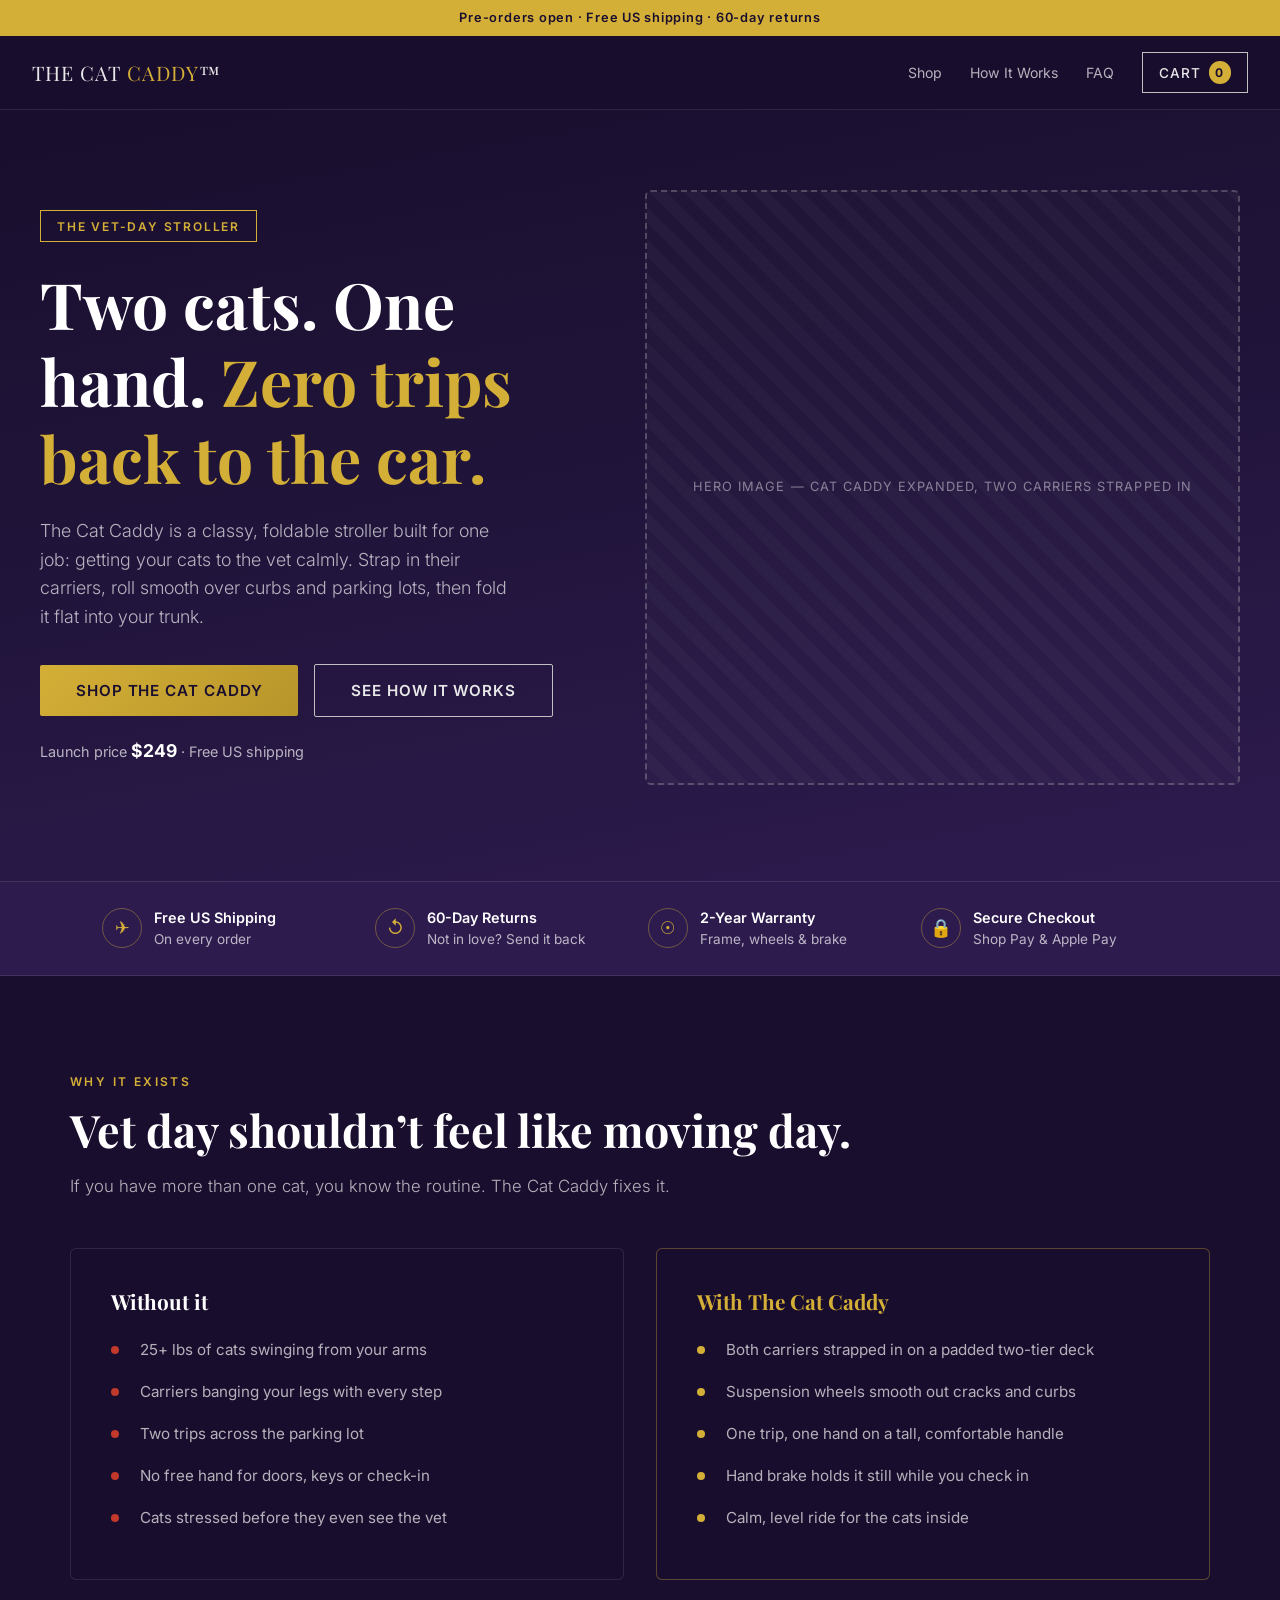
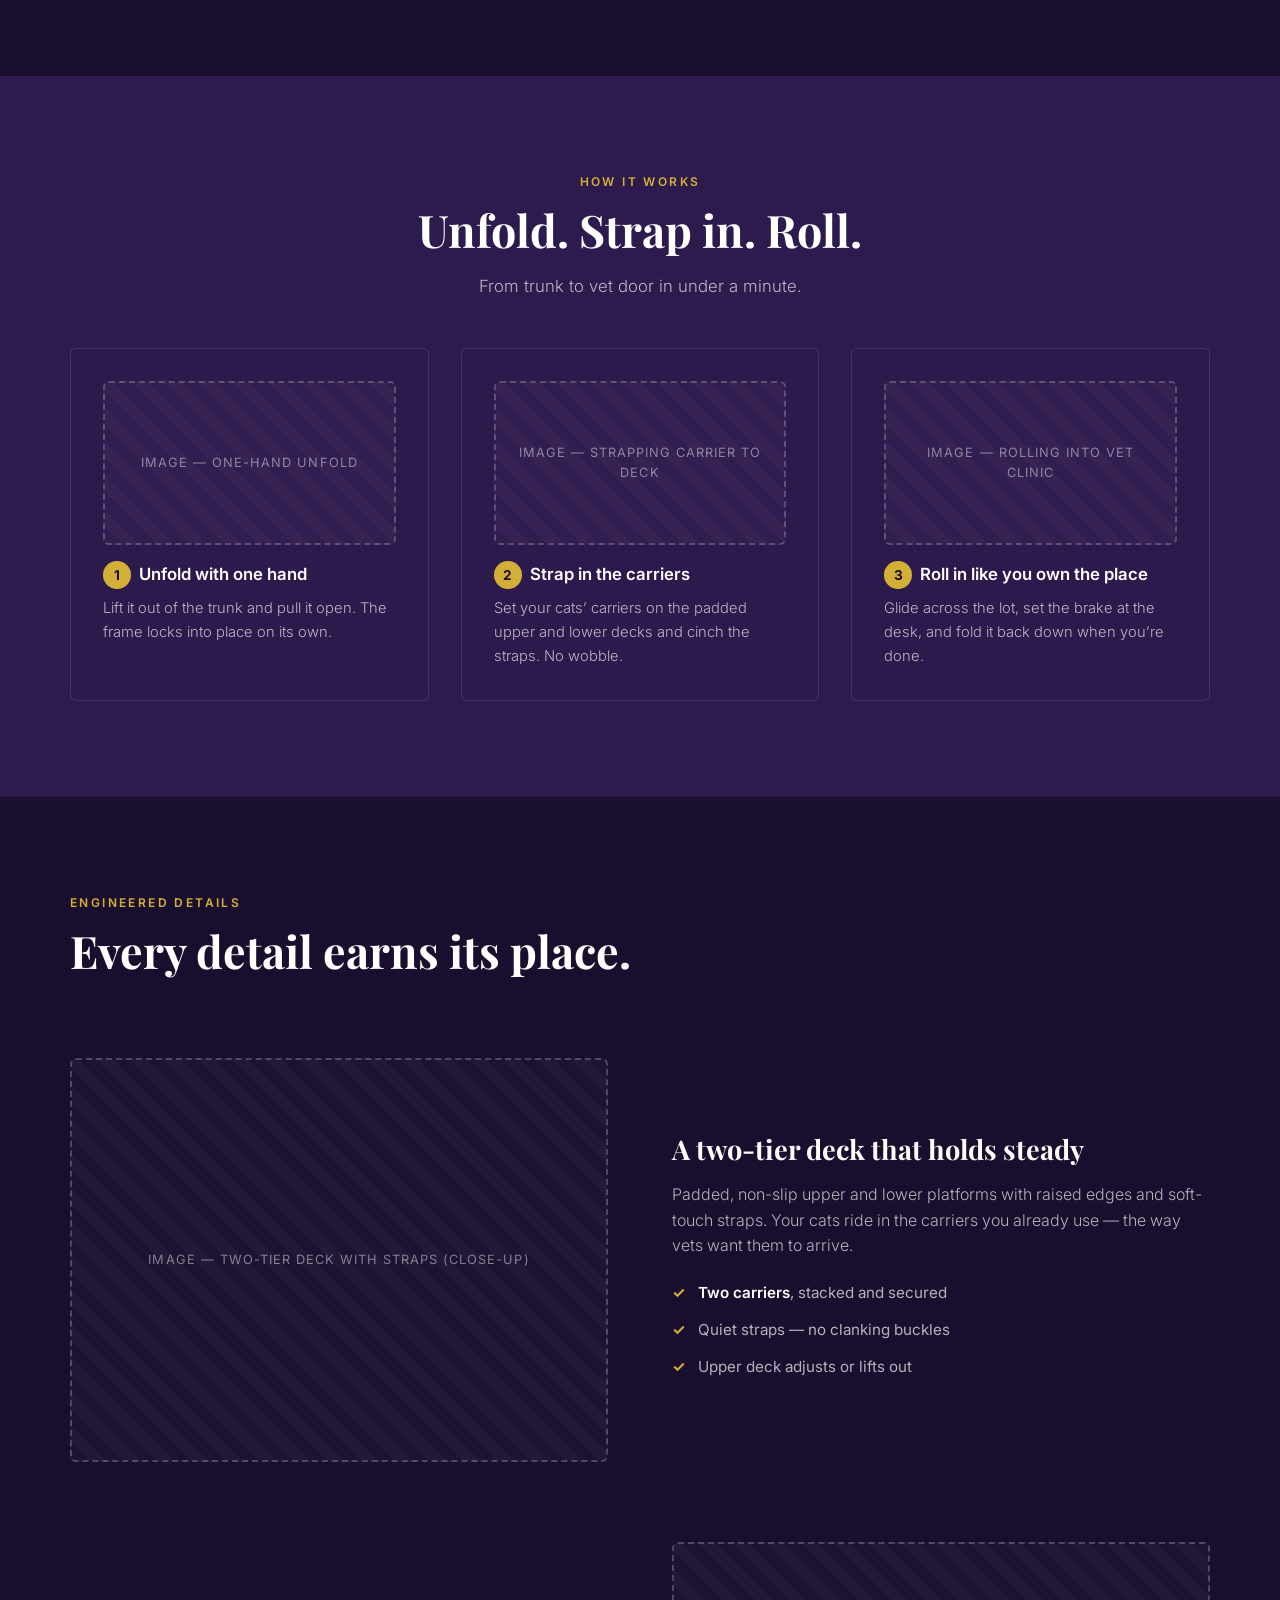
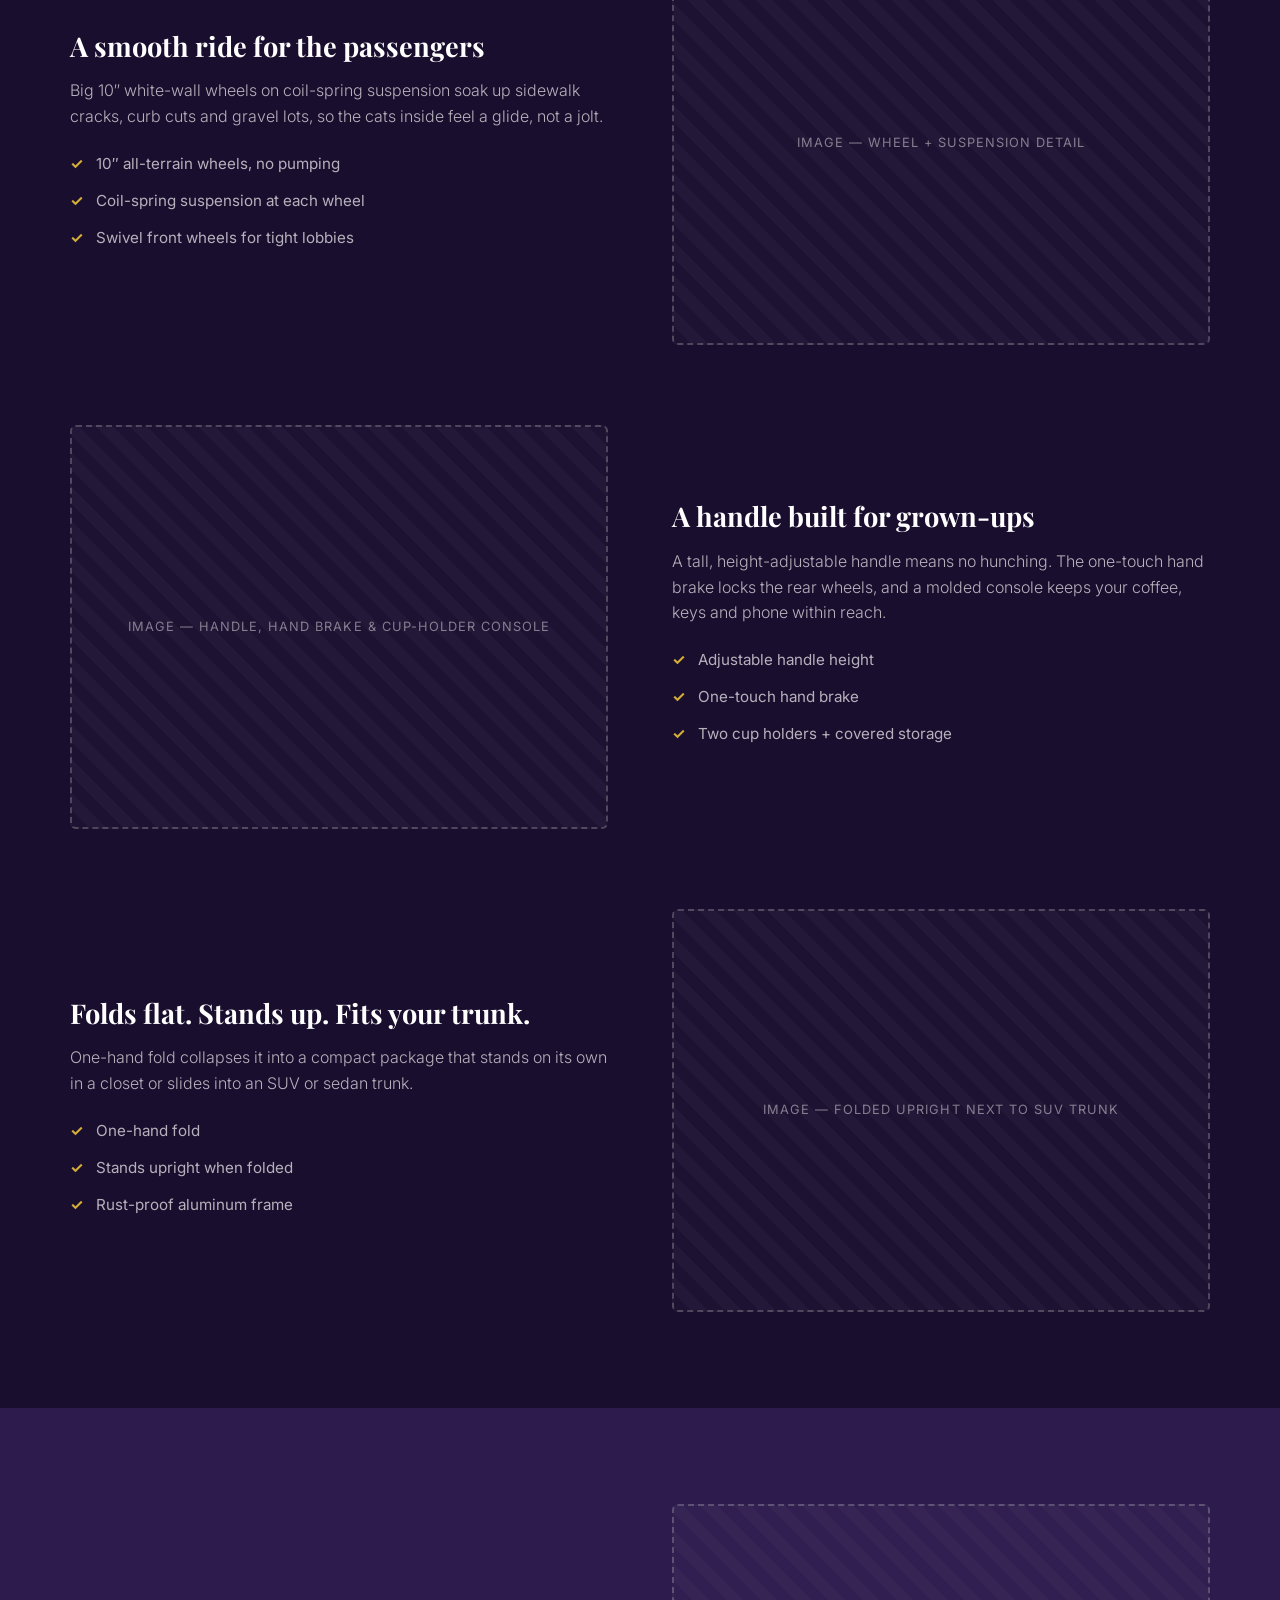
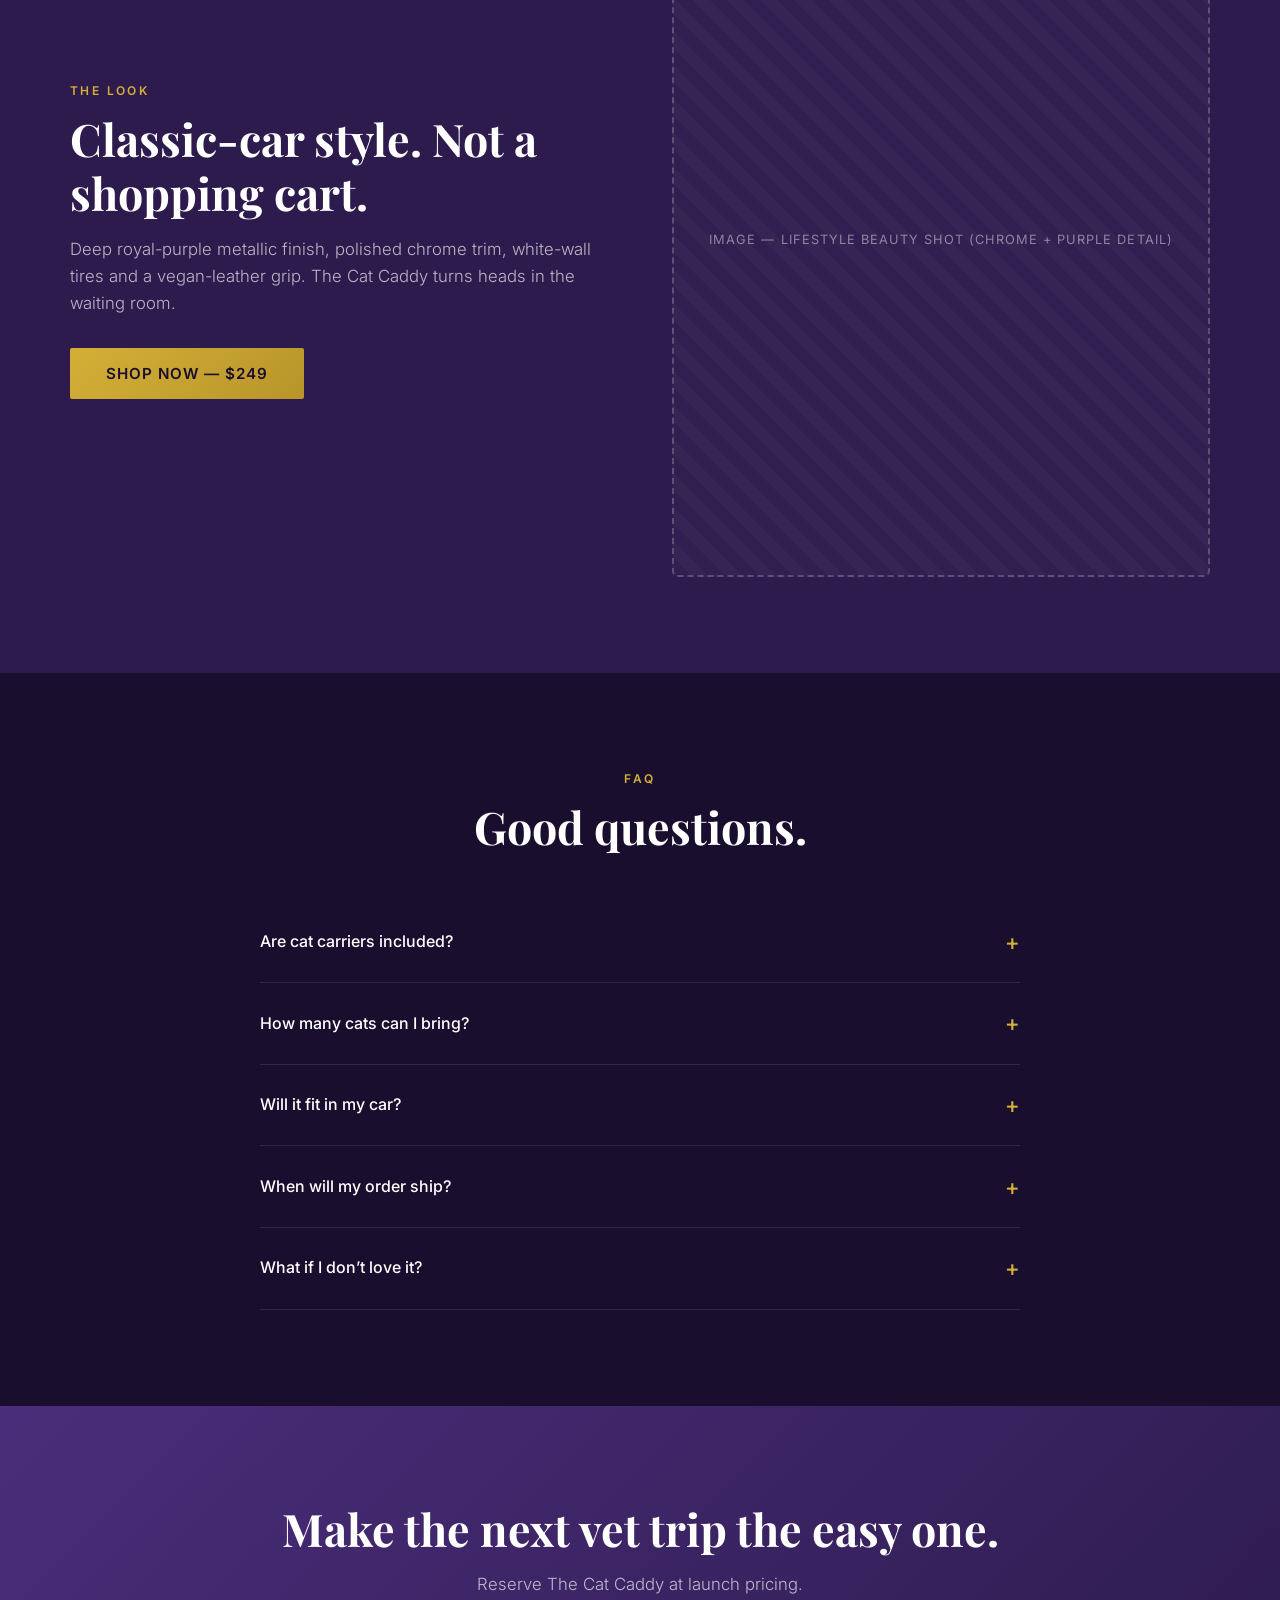
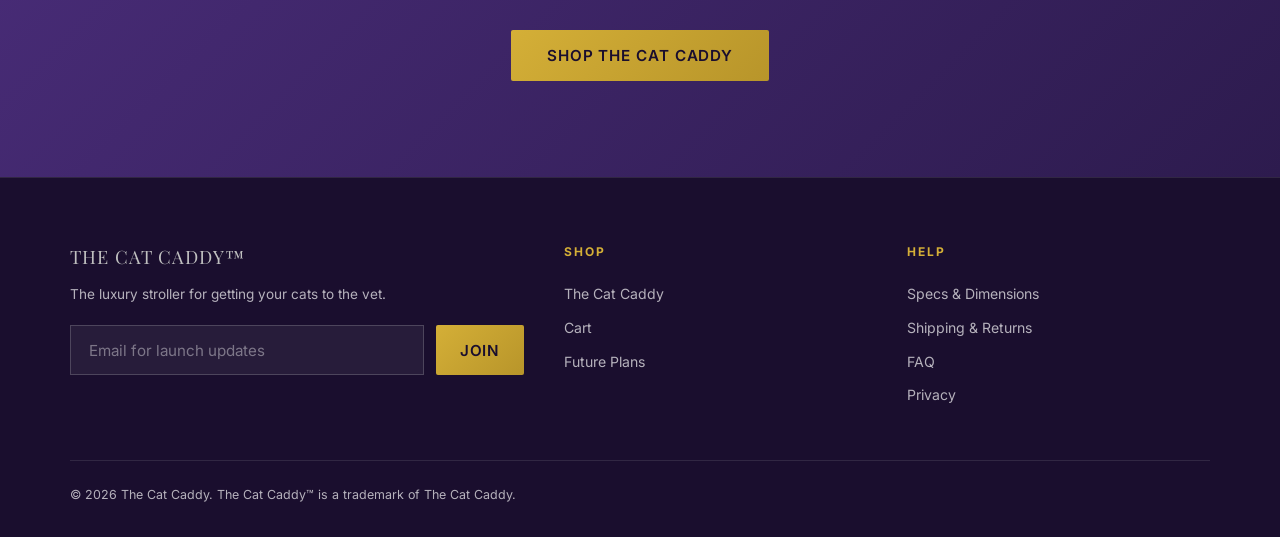
<file: index.html>
<!DOCTYPE html>
<html lang="en">
<head>
<meta charset="UTF-8">
<meta name="viewport" content="width=device-width, initial-scale=1.0">
<title>The Cat Caddy&trade; &mdash; The Luxury Cat Stroller for Vet Day</title>
<meta name="description" content="The Cat Caddy is a classy, foldable stroller that rolls two cat carriers to the vet with one hand. Suspension wheels, hand brake, cup-holder console, folds flat for your trunk. Free US shipping.">
<link rel="canonical" href="https://catcady.com/">
<meta property="og:title" content="The Cat Caddy&trade; &mdash; The Luxury Cat Stroller for Vet Day">
<meta property="og:description" content="Two cats. One hand. Zero trips back to the car.">
<meta property="og:url" content="https://catcady.com/">
<meta property="og:type" content="website">
<meta name="twitter:card" content="summary_large_image">
<link rel="preconnect" href="https://fonts.googleapis.com">
<link rel="preconnect" href="https://fonts.gstatic.com" crossorigin>
<link href="https://fonts.googleapis.com/css2?family=Playfair+Display:wght@400;700&family=Inter:wght@300;400;500;600;700&display=swap" rel="stylesheet">
<link rel="stylesheet" href="assets/styles.css">
<script type="application/ld+json">
{"@context":"https://schema.org","@type":"Organization","name":"The Cat Caddy","url":"https://catcady.com/"}
</script>
</head>
<body data-page="home">
<a class="skip" href="#main">Skip to content</a>

<div class="announce">Pre-orders open &middot; Free US shipping &middot; 60-day returns</div>
<nav class="nav" aria-label="Main">
  <a class="nav-logo" href="index.html">THE CAT <span>CADDY</span>&trade;</a>
  <ul class="nav-links">
    <li class="hide-sm"><a href="the-cat-caddy.html">Shop</a></li>
    <li class="hide-sm"><a href="#how">How It Works</a></li>
    <li class="hide-sm"><a href="#faq">FAQ</a></li>
    <li><button type="button" class="cart-btn" data-open-cart aria-label="Open cart">Cart <span class="cart-count" data-cart-count>0</span></button></li>
  </ul>
</nav>

<main id="main">

<!-- HERO -->
<section class="hero">
  <div class="hero-inner">
    <div>
      <div class="hero-badge">The Vet-Day Stroller</div>
      <h1>Two cats. One hand. <em>Zero trips back to the car.</em></h1>
      <p class="hero-sub">The Cat Caddy is a classy, foldable stroller built for one job: getting your cats to the vet calmly. Strap in their carriers, roll smooth over curbs and parking lots, then fold it flat into your trunk.</p>
      <div class="hero-ctas">
        <a href="the-cat-caddy.html" class="btn-primary">Shop The Cat Caddy</a>
        <a href="#how" class="btn-secondary">See How It Works</a>
      </div>
      <p class="hero-price">Launch price <strong>$249</strong> &middot; Free US shipping</p>
    </div>
    <div class="ph ph-square" data-label="Hero image &mdash; Cat Caddy expanded, two carriers strapped in"></div>
  </div>
</section>

<!-- TRUST -->
<div class="trust-bar">
  <div class="trust">
    <div class="trust-item"><div class="trust-icon" aria-hidden="true">&#9992;</div><div><strong>Free US Shipping</strong>On every order</div></div>
    <div class="trust-item"><div class="trust-icon" aria-hidden="true">&#8634;</div><div><strong>60-Day Returns</strong>Not in love? Send it back</div></div>
    <div class="trust-item"><div class="trust-icon" aria-hidden="true">&#9737;</div><div><strong>2-Year Warranty</strong>Frame, wheels &amp; brake</div></div>
    <div class="trust-item"><div class="trust-icon" aria-hidden="true">&#128274;</div><div><strong>Secure Checkout</strong>Shop Pay &amp; Apple Pay</div></div>
  </div>
</div>

<!-- PROBLEM / SOLUTION -->
<section>
  <div class="section-inner">
    <div class="section-label">Why It Exists</div>
    <h2 class="section-title">Vet day shouldn&rsquo;t feel like moving day.</h2>
    <p class="section-subtitle">If you have more than one cat, you know the routine. The Cat Caddy fixes it.</p>
    <div class="vs">
      <div class="vs-card">
        <h3>Without it</h3>
        <ul class="dot-list">
          <li>25+ lbs of cats swinging from your arms</li>
          <li>Carriers banging your legs with every step</li>
          <li>Two trips across the parking lot</li>
          <li>No free hand for doors, keys or check-in</li>
          <li>Cats stressed before they even see the vet</li>
        </ul>
      </div>
      <div class="vs-card good">
        <h3>With The Cat Caddy</h3>
        <ul class="dot-list">
          <li>Both carriers strapped in on a padded two-tier deck</li>
          <li>Suspension wheels smooth out cracks and curbs</li>
          <li>One trip, one hand on a tall, comfortable handle</li>
          <li>Hand brake holds it still while you check in</li>
          <li>Calm, level ride for the cats inside</li>
        </ul>
      </div>
    </div>
  </div>
</section>

<!-- HOW IT WORKS -->
<section class="alt" id="how">
  <div class="section-inner center">
    <div class="section-label">How It Works</div>
    <h2 class="section-title">Unfold. Strap in. Roll.</h2>
    <p class="section-subtitle">From trunk to vet door in under a minute.</p>
    <div class="grid-3" style="text-align:left">
      <div class="card">
        <div class="ph ph-wide" data-label="Image &mdash; one-hand unfold"></div>
        <h3><span class="step-num" style="display:inline-flex;width:28px;height:28px;font-size:.85rem;margin-right:.5rem">1</span>Unfold with one hand</h3>
        <p>Lift it out of the trunk and pull it open. The frame locks into place on its own.</p>
      </div>
      <div class="card">
        <div class="ph ph-wide" data-label="Image &mdash; strapping carrier to deck"></div>
        <h3><span class="step-num" style="display:inline-flex;width:28px;height:28px;font-size:.85rem;margin-right:.5rem">2</span>Strap in the carriers</h3>
        <p>Set your cats&rsquo; carriers on the padded upper and lower decks and cinch the straps. No wobble.</p>
      </div>
      <div class="card">
        <div class="ph ph-wide" data-label="Image &mdash; rolling into vet clinic"></div>
        <h3><span class="step-num" style="display:inline-flex;width:28px;height:28px;font-size:.85rem;margin-right:.5rem">3</span>Roll in like you own the place</h3>
        <p>Glide across the lot, set the brake at the desk, and fold it back down when you&rsquo;re done.</p>
      </div>
    </div>
  </div>
</section>

<!-- FEATURES -->
<section>
  <div class="section-inner">
    <div class="section-label">Engineered Details</div>
    <h2 class="section-title">Every detail earns its place.</h2>

    <div class="feature-row">
      <div class="feature-media"><div class="ph" data-label="Image &mdash; two-tier deck with straps (close-up)"></div></div>
      <div>
        <h3>A two-tier deck that holds steady</h3>
        <p>Padded, non-slip upper and lower platforms with raised edges and soft-touch straps. Your cats ride in the carriers you already use &mdash; the way vets want them to arrive.</p>
        <ul class="check-list">
          <li><strong>Two carriers</strong>, stacked and secured</li>
          <li>Quiet straps &mdash; no clanking buckles</li>
          <li>Upper deck adjusts or lifts out</li>
        </ul>
      </div>
    </div>

    <div class="feature-row flip">
      <div class="feature-media"><div class="ph" data-label="Image &mdash; wheel + suspension detail"></div></div>
      <div>
        <h3>A smooth ride for the passengers</h3>
        <p>Big 10&Prime; white-wall wheels on coil-spring suspension soak up sidewalk cracks, curb cuts and gravel lots, so the cats inside feel a glide, not a jolt.</p>
        <ul class="check-list">
          <li>10&Prime; all-terrain wheels, no pumping</li>
          <li>Coil-spring suspension at each wheel</li>
          <li>Swivel front wheels for tight lobbies</li>
        </ul>
      </div>
    </div>

    <div class="feature-row">
      <div class="feature-media"><div class="ph" data-label="Image &mdash; handle, hand brake &amp; cup-holder console"></div></div>
      <div>
        <h3>A handle built for grown-ups</h3>
        <p>A tall, height-adjustable handle means no hunching. The one-touch hand brake locks the rear wheels, and a molded console keeps your coffee, keys and phone within reach.</p>
        <ul class="check-list">
          <li>Adjustable handle height</li>
          <li>One-touch hand brake</li>
          <li>Two cup holders + covered storage</li>
        </ul>
      </div>
    </div>

    <div class="feature-row flip">
      <div class="feature-media"><div class="ph" data-label="Image &mdash; folded upright next to SUV trunk"></div></div>
      <div>
        <h3>Folds flat. Stands up. Fits your trunk.</h3>
        <p>One-hand fold collapses it into a compact package that stands on its own in a closet or slides into an SUV or sedan trunk.</p>
        <ul class="check-list">
          <li>One-hand fold</li>
          <li>Stands upright when folded</li>
          <li>Rust-proof aluminum frame</li>
        </ul>
      </div>
    </div>
  </div>
</section>

<!-- STYLE -->
<section class="alt">
  <div class="section-inner grid-2">
    <div>
      <div class="section-label">The Look</div>
      <h2 class="section-title">Classic-car style. Not a shopping cart.</h2>
      <p class="section-subtitle">Deep royal-purple metallic finish, polished chrome trim, white-wall tires and a vegan-leather grip. The Cat Caddy turns heads in the waiting room.</p>
      <p style="margin-top:2rem"><a href="the-cat-caddy.html" class="btn-primary">Shop Now &mdash; $249</a></p>
    </div>
    <div class="ph ph-tall" data-label="Image &mdash; lifestyle beauty shot (chrome + purple detail)"></div>
  </div>
</section>

<!-- FAQ -->
<section id="faq">
  <div class="section-inner">
    <div class="section-label center">FAQ</div>
    <h2 class="section-title center">Good questions.</h2>
    <div class="faq-list">
      <details class="faq-item">
        <summary>Are cat carriers included?</summary>
        <p>No. The Cat Caddy is the stroller only. It&rsquo;s designed to hold the standard hard-shell carriers most cat owners already have for vet visits.</p>
      </details>
      <details class="faq-item">
        <summary>How many cats can I bring?</summary>
        <p>Two carriers &mdash; one on the lower deck and one on the upper deck.</p>
      </details>
      <details class="faq-item">
        <summary>Will it fit in my car?</summary>
        <p>It folds flat with one hand and is sized for SUV and most sedan trunks. Exact folded dimensions are listed on the <a href="the-cat-caddy.html#specs">product page</a>.</p>
      </details>
      <details class="faq-item">
        <summary>When will my order ship?</summary>
        <p>The Cat Caddy is in its first production run. Pre-orders ship in the order they&rsquo;re received, and we&rsquo;ll email you a tracking number the day yours leaves.</p>
      </details>
      <details class="faq-item">
        <summary>What if I don&rsquo;t love it?</summary>
        <p>Return it within 60 days of delivery for a full refund. Shipping is free both ways in the continental US.</p>
      </details>
    </div>
  </div>
</section>

<!-- CTA BAND -->
<section class="cta-band">
  <div class="section-inner">
    <h2 class="section-title">Make the next vet trip the easy one.</h2>
    <p class="section-subtitle">Reserve The Cat Caddy at launch pricing.</p>
    <a href="the-cat-caddy.html" class="btn-primary">Shop The Cat Caddy</a>
  </div>
</section>

</main>

<footer class="footer">
  <div class="footer-grid">
    <div>
      <div class="footer-logo">THE CAT CADDY&trade;</div>
      <p>The luxury stroller for getting your cats to the vet.</p>
      <form class="signup" data-signup action="https://formspree.io/f/xwpkjkpb" method="POST" style="margin:1.25rem 0 0">
        <input type="hidden" name="_subject" value="Cat Caddy email signup">
        <label class="skip" for="f-email">Email</label>
        <input id="f-email" type="email" name="email" placeholder="Email for launch updates" required>
        <button type="submit" class="btn-primary">Join</button>
      </form>
    </div>
    <div>
      <h4>Shop</h4>
      <ul>
        <li><a href="the-cat-caddy.html">The Cat Caddy</a></li>
        <li><a href="cart.html">Cart</a></li>
        <li><a href="future-plans.html">Future Plans</a></li>
      </ul>
    </div>
    <div>
      <h4>Help</h4>
      <ul>
        <li><a href="the-cat-caddy.html#specs">Specs &amp; Dimensions</a></li>
        <li><a href="the-cat-caddy.html#faq">Shipping &amp; Returns</a></li>
        <li><a href="#faq">FAQ</a></li>
        <li><a href="privacy/">Privacy</a></li>
      </ul>
    </div>
  </div>
  <div class="footer-bottom">&copy; 2026 The Cat Caddy. The Cat Caddy&trade; is a trademark of The Cat Caddy.</div>
</footer>

<script src="assets/store.js" defer></script>
</body>
</html>
</file>
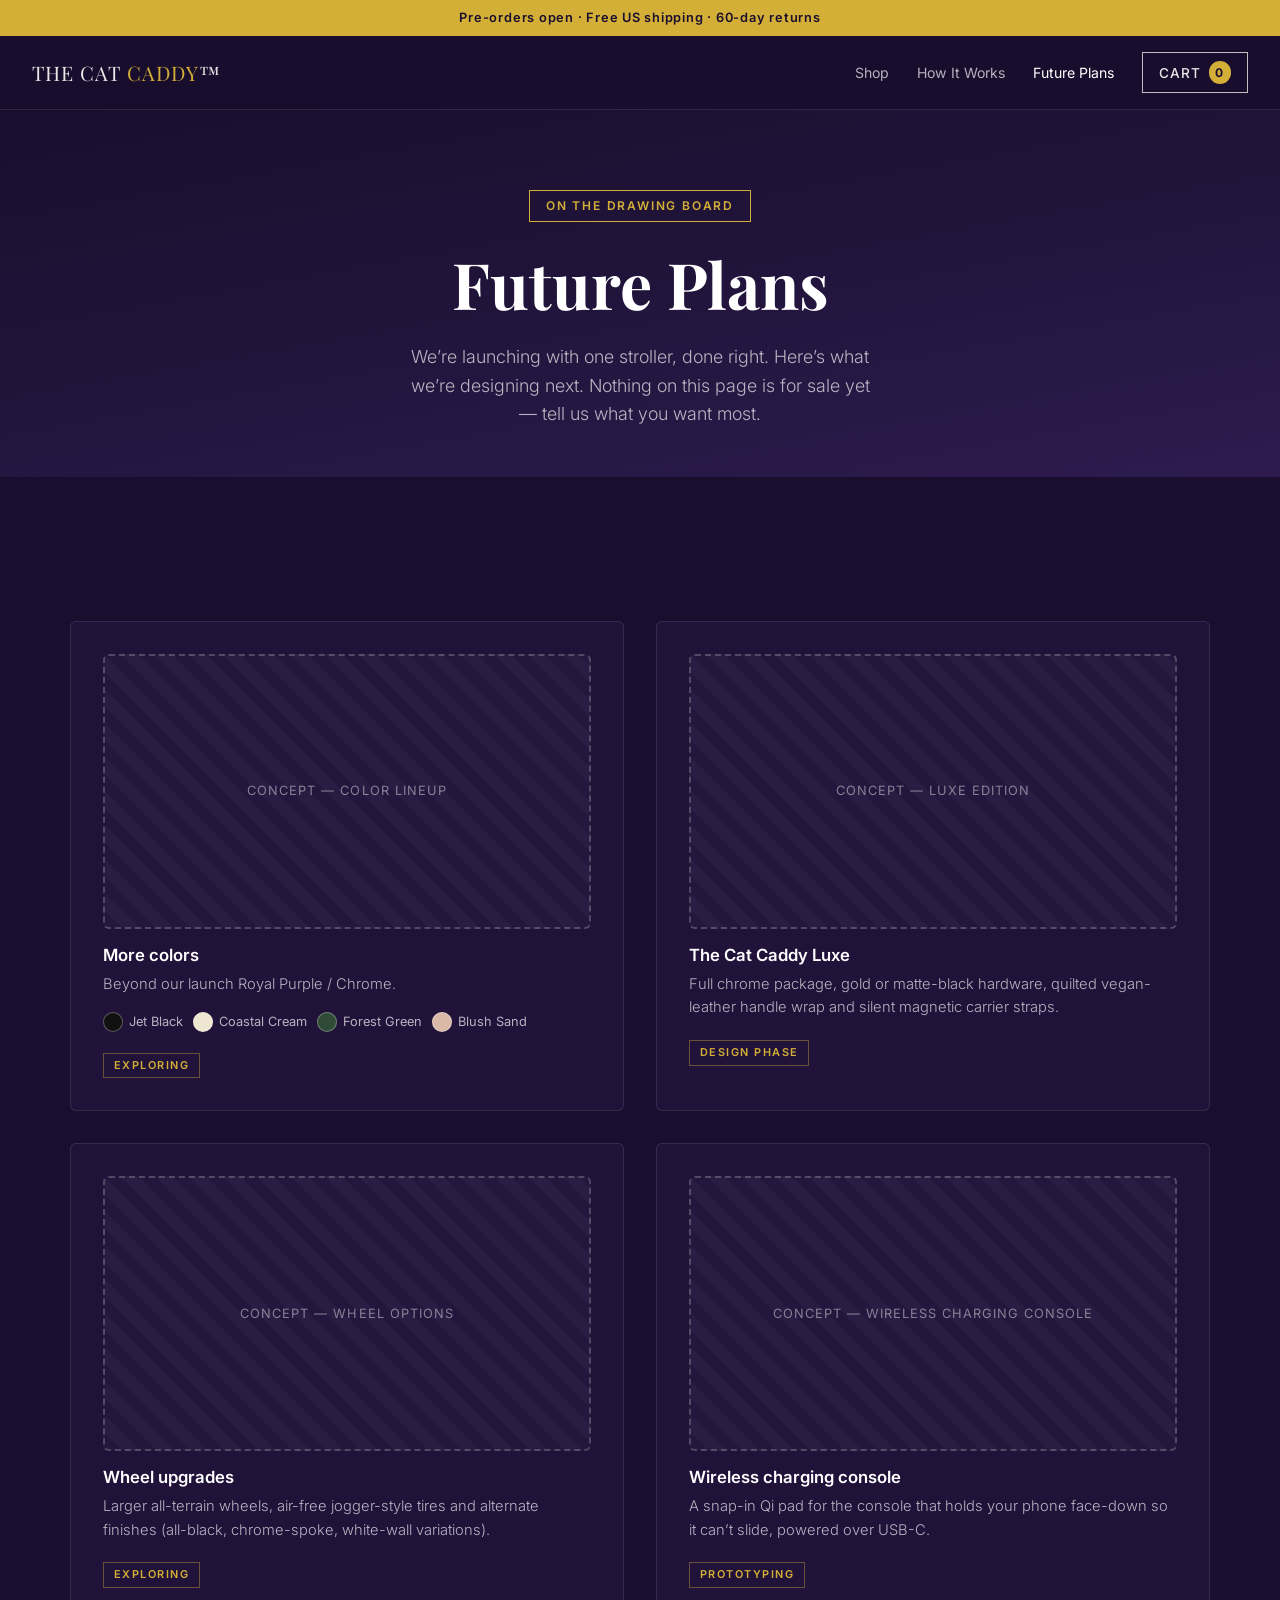
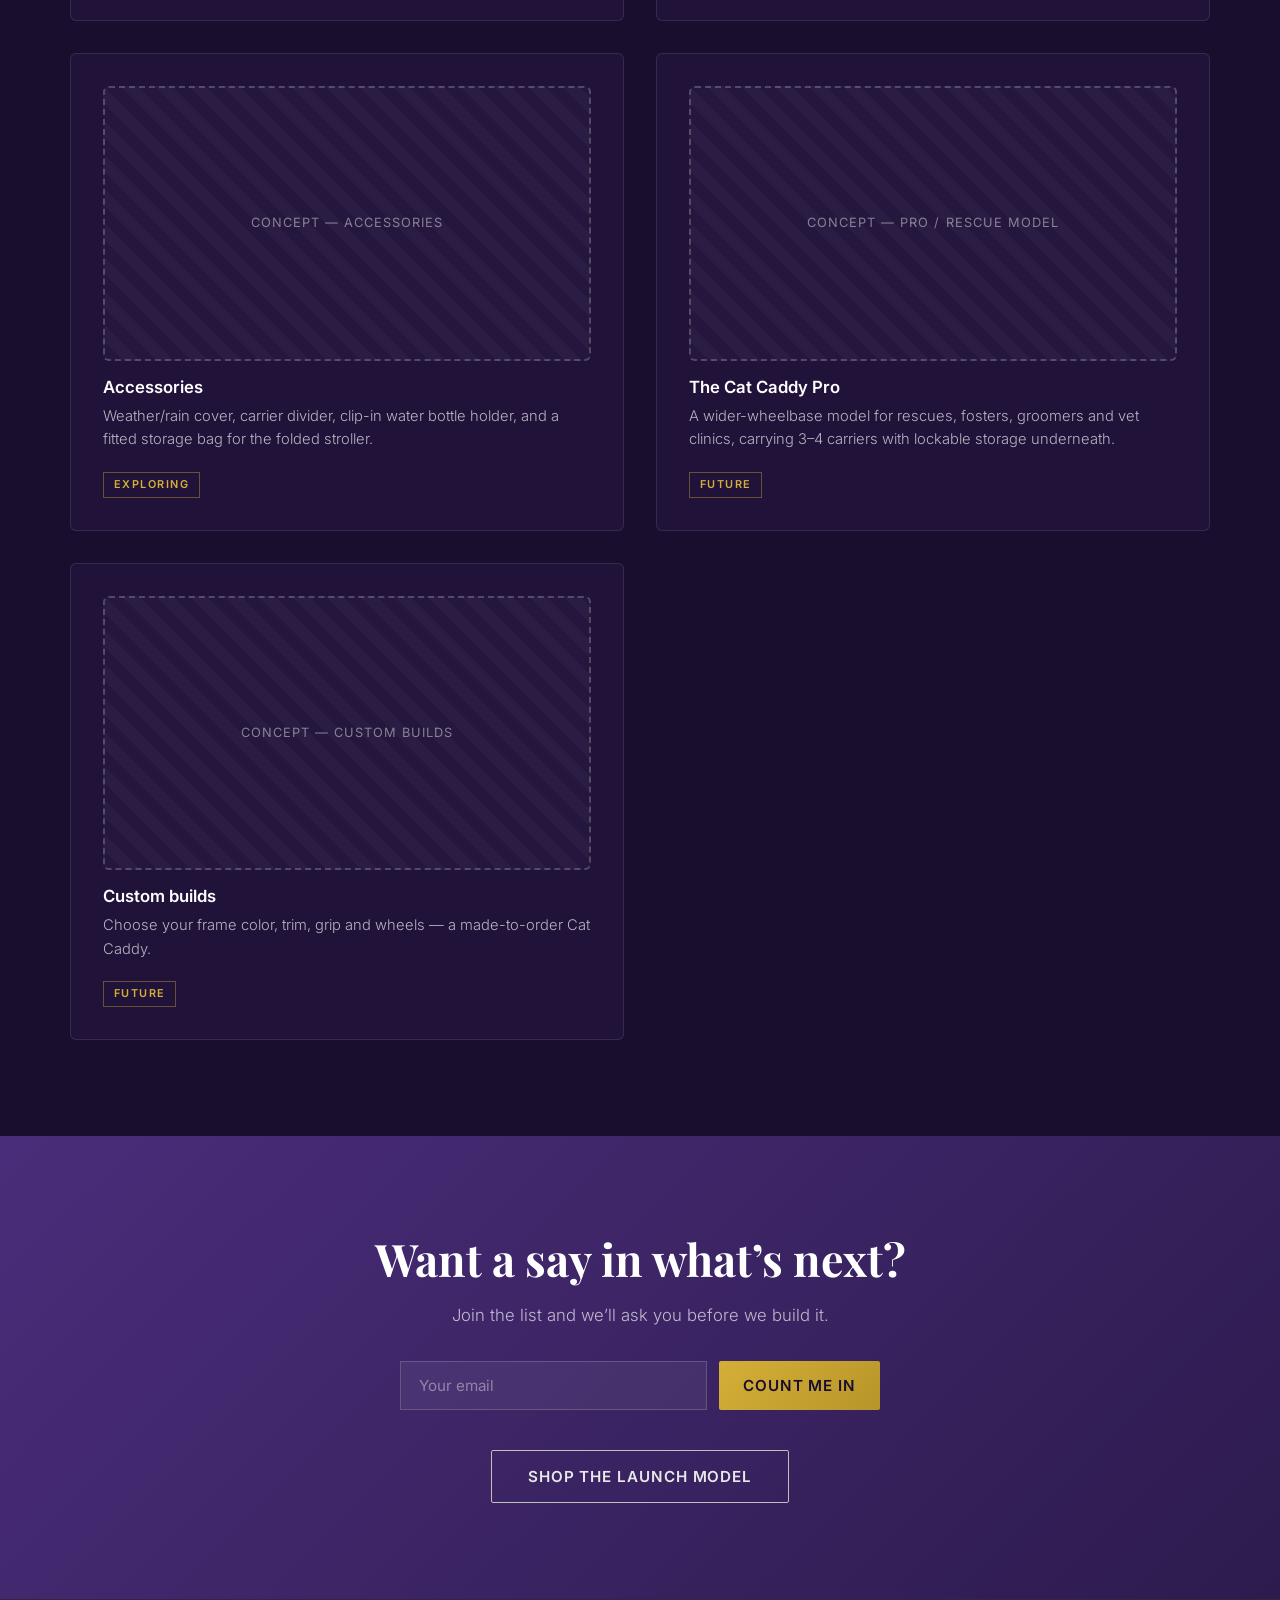
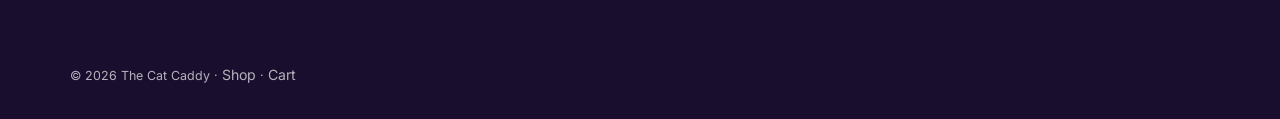
<file: future-plans.html>
<!DOCTYPE html>
<html lang="en">
<head>
<meta charset="UTF-8">
<meta name="viewport" content="width=device-width, initial-scale=1.0">
<title>Future Plans &mdash; The Cat Caddy&trade;</title>
<meta name="description" content="What's next for The Cat Caddy: new colors, a Luxe edition, wheel upgrades, a wireless charging console, accessories and a Pro model for rescues and vets.">
<link rel="canonical" href="https://catcady.com/future-plans.html">
<link rel="preconnect" href="https://fonts.googleapis.com">
<link rel="preconnect" href="https://fonts.gstatic.com" crossorigin>
<link href="https://fonts.googleapis.com/css2?family=Playfair+Display:wght@400;700&family=Inter:wght@300;400;500;600;700&display=swap" rel="stylesheet">
<link rel="stylesheet" href="assets/styles.css">
</head>
<body data-page="future">
<a class="skip" href="#main">Skip to content</a>

<div class="announce">Pre-orders open &middot; Free US shipping &middot; 60-day returns</div>
<nav class="nav" aria-label="Main">
  <a class="nav-logo" href="index.html">THE CAT <span>CADDY</span>&trade;</a>
  <ul class="nav-links">
    <li class="hide-sm"><a href="the-cat-caddy.html">Shop</a></li>
    <li class="hide-sm"><a href="index.html#how">How It Works</a></li>
    <li class="hide-sm"><a href="future-plans.html" aria-current="page">Future Plans</a></li>
    <li><button type="button" class="cart-btn" data-open-cart aria-label="Open cart">Cart <span class="cart-count" data-cart-count>0</span></button></li>
  </ul>
</nav>

<main id="main">
<section class="hero" style="padding-bottom:3rem">
  <div class="section-inner center">
    <div class="hero-badge">On the Drawing Board</div>
    <h1>Future Plans</h1>
    <p class="hero-sub" style="margin:0 auto">We&rsquo;re launching with one stroller, done right. Here&rsquo;s what we&rsquo;re designing next. Nothing on this page is for sale yet &mdash; tell us what you want most.</p>
  </div>
</section>

<section>
  <div class="section-inner">
    <div class="roadmap">

      <div class="card">
        <div class="ph ph-wide" data-label="Concept &mdash; color lineup"></div>
        <h3>More colors</h3>
        <p>Beyond our launch Royal Purple / Chrome.</p>
        <div class="swatches">
          <span class="swatch"><i style="background:#111"></i>Jet Black</span>
          <span class="swatch"><i style="background:#efe6d2"></i>Coastal Cream</span>
          <span class="swatch"><i style="background:#2f4a36"></i>Forest Green</span>
          <span class="swatch"><i style="background:#d9b8a8"></i>Blush Sand</span>
        </div>
        <span class="tag">Exploring</span>
      </div>

      <div class="card">
        <div class="ph ph-wide" data-label="Concept &mdash; Luxe edition"></div>
        <h3>The Cat Caddy Luxe</h3>
        <p>Full chrome package, gold or matte-black hardware, quilted vegan-leather handle wrap and silent magnetic carrier straps.</p>
        <span class="tag">Design phase</span>
      </div>

      <div class="card">
        <div class="ph ph-wide" data-label="Concept &mdash; wheel options"></div>
        <h3>Wheel upgrades</h3>
        <p>Larger all-terrain wheels, air-free jogger-style tires and alternate finishes (all-black, chrome-spoke, white-wall variations).</p>
        <span class="tag">Exploring</span>
      </div>

      <div class="card">
        <div class="ph ph-wide" data-label="Concept &mdash; wireless charging console"></div>
        <h3>Wireless charging console</h3>
        <p>A snap-in Qi pad for the console that holds your phone face-down so it can&rsquo;t slide, powered over USB-C.</p>
        <span class="tag">Prototyping</span>
      </div>

      <div class="card">
        <div class="ph ph-wide" data-label="Concept &mdash; accessories"></div>
        <h3>Accessories</h3>
        <p>Weather/rain cover, carrier divider, clip-in water bottle holder, and a fitted storage bag for the folded stroller.</p>
        <span class="tag">Exploring</span>
      </div>

      <div class="card">
        <div class="ph ph-wide" data-label="Concept &mdash; Pro / rescue model"></div>
        <h3>The Cat Caddy Pro</h3>
        <p>A wider-wheelbase model for rescues, fosters, groomers and vet clinics, carrying 3&ndash;4 carriers with lockable storage underneath.</p>
        <span class="tag">Future</span>
      </div>

      <div class="card">
        <div class="ph ph-wide" data-label="Concept &mdash; custom builds"></div>
        <h3>Custom builds</h3>
        <p>Choose your frame color, trim, grip and wheels &mdash; a made-to-order Cat Caddy.</p>
        <span class="tag">Future</span>
      </div>

    </div>
  </div>
</section>

<section class="cta-band">
  <div class="section-inner">
    <h2 class="section-title">Want a say in what&rsquo;s next?</h2>
    <p class="section-subtitle">Join the list and we&rsquo;ll ask you before we build it.</p>
    <form class="signup" data-signup action="https://formspree.io/f/xwpkjkpb" method="POST">
      <input type="hidden" name="_subject" value="Cat Caddy future plans signup">
      <label class="skip" for="fp-email">Email</label>
      <input id="fp-email" type="email" name="email" placeholder="Your email" required>
      <button type="submit" class="btn-primary">Count Me In</button>
    </form>
    <p style="margin-top:2.5rem"><a href="the-cat-caddy.html" class="btn-secondary">Shop the launch model</a></p>
  </div>
</section>
</main>

<footer class="footer">
  <div class="footer-bottom" style="margin-top:0;border-top:none;padding-top:0">&copy; 2026 The Cat Caddy &middot; <a href="the-cat-caddy.html">Shop</a> &middot; <a href="cart.html">Cart</a></div>
</footer>

<script src="assets/store.js" defer></script>
</body>
</html>
</file>
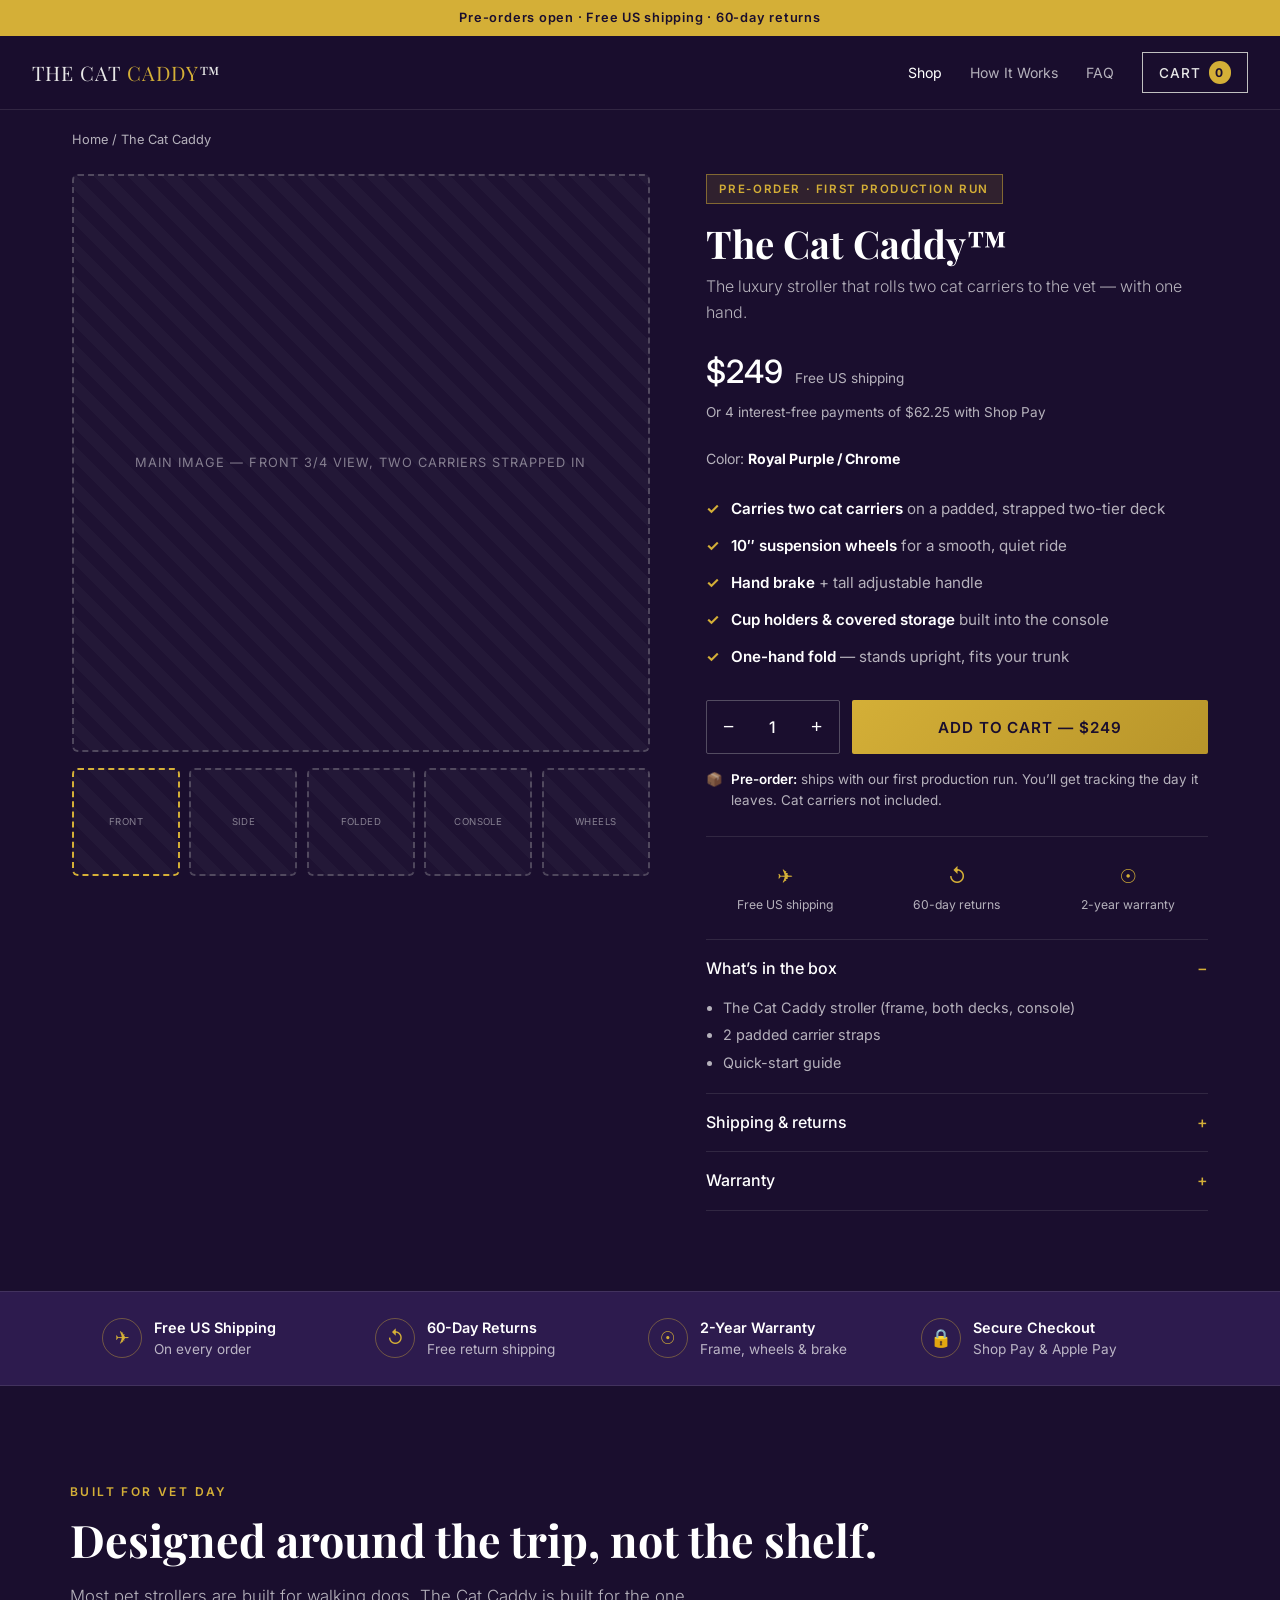
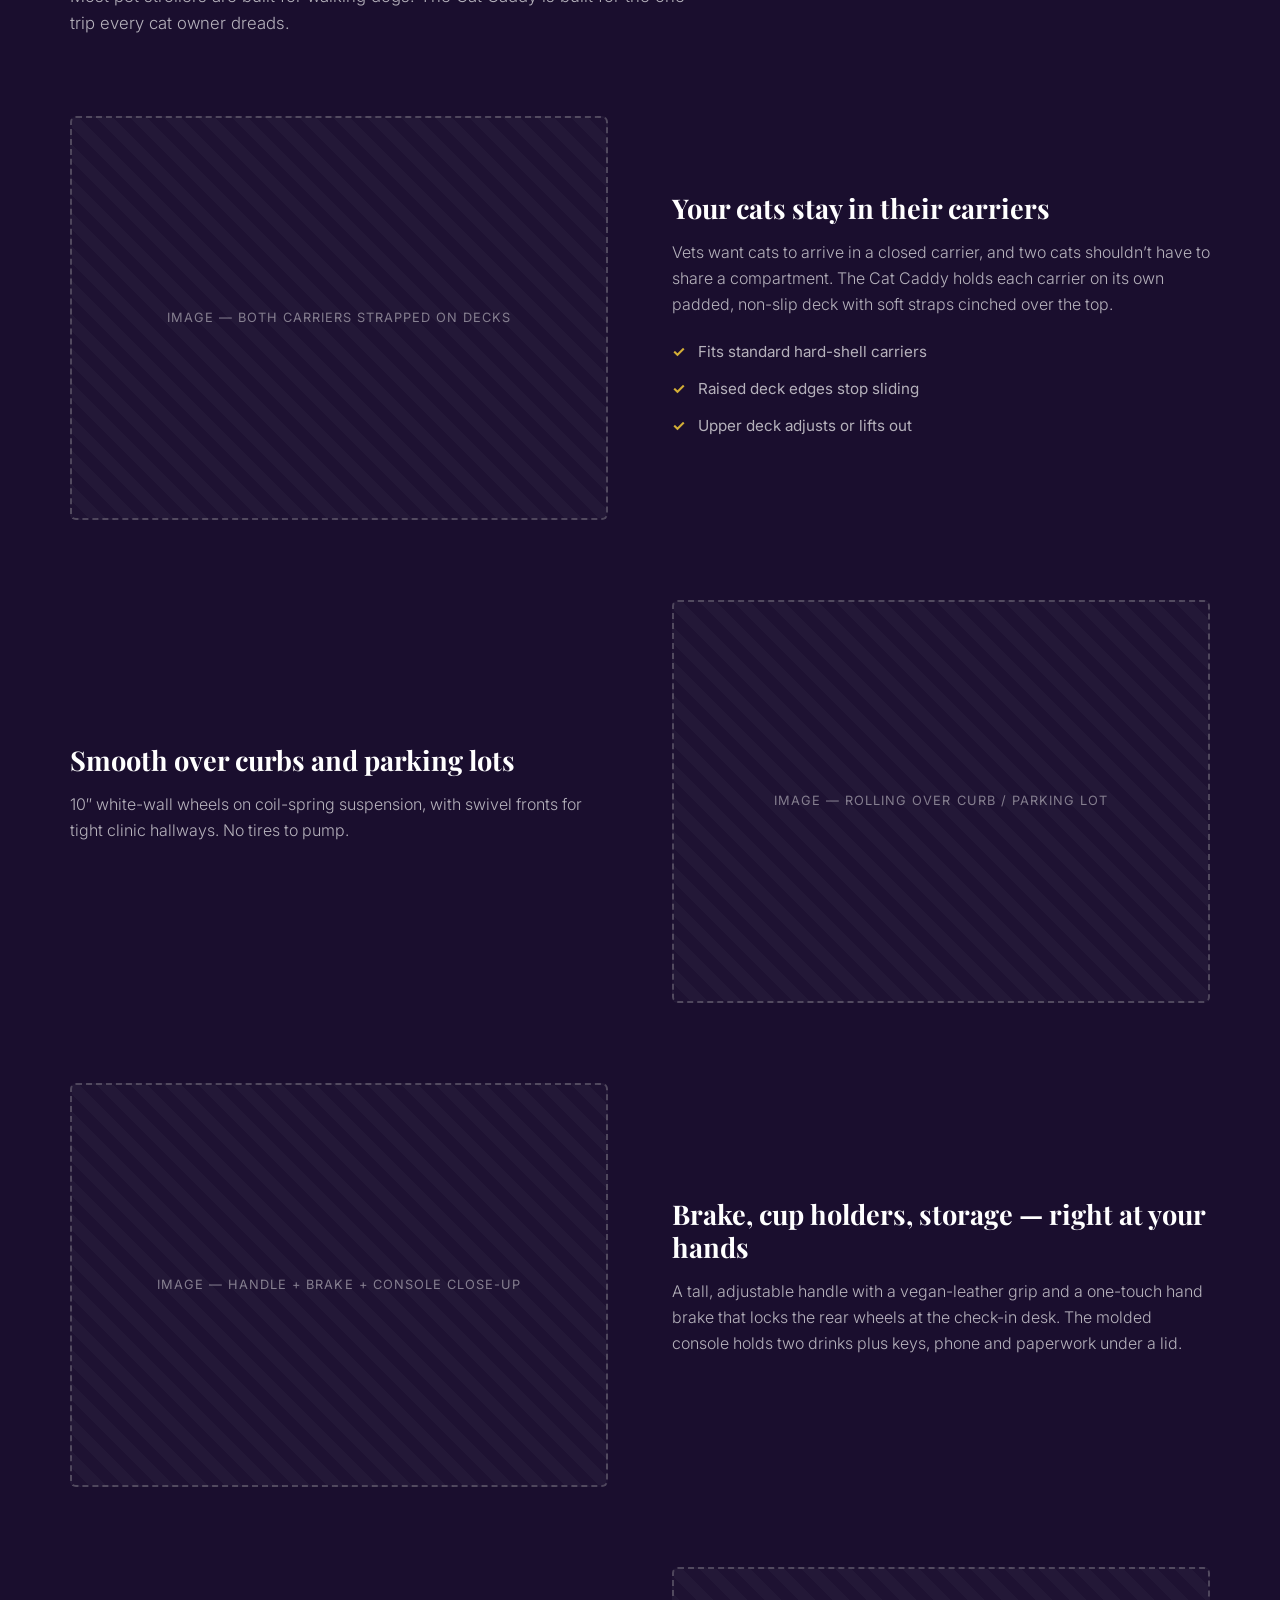
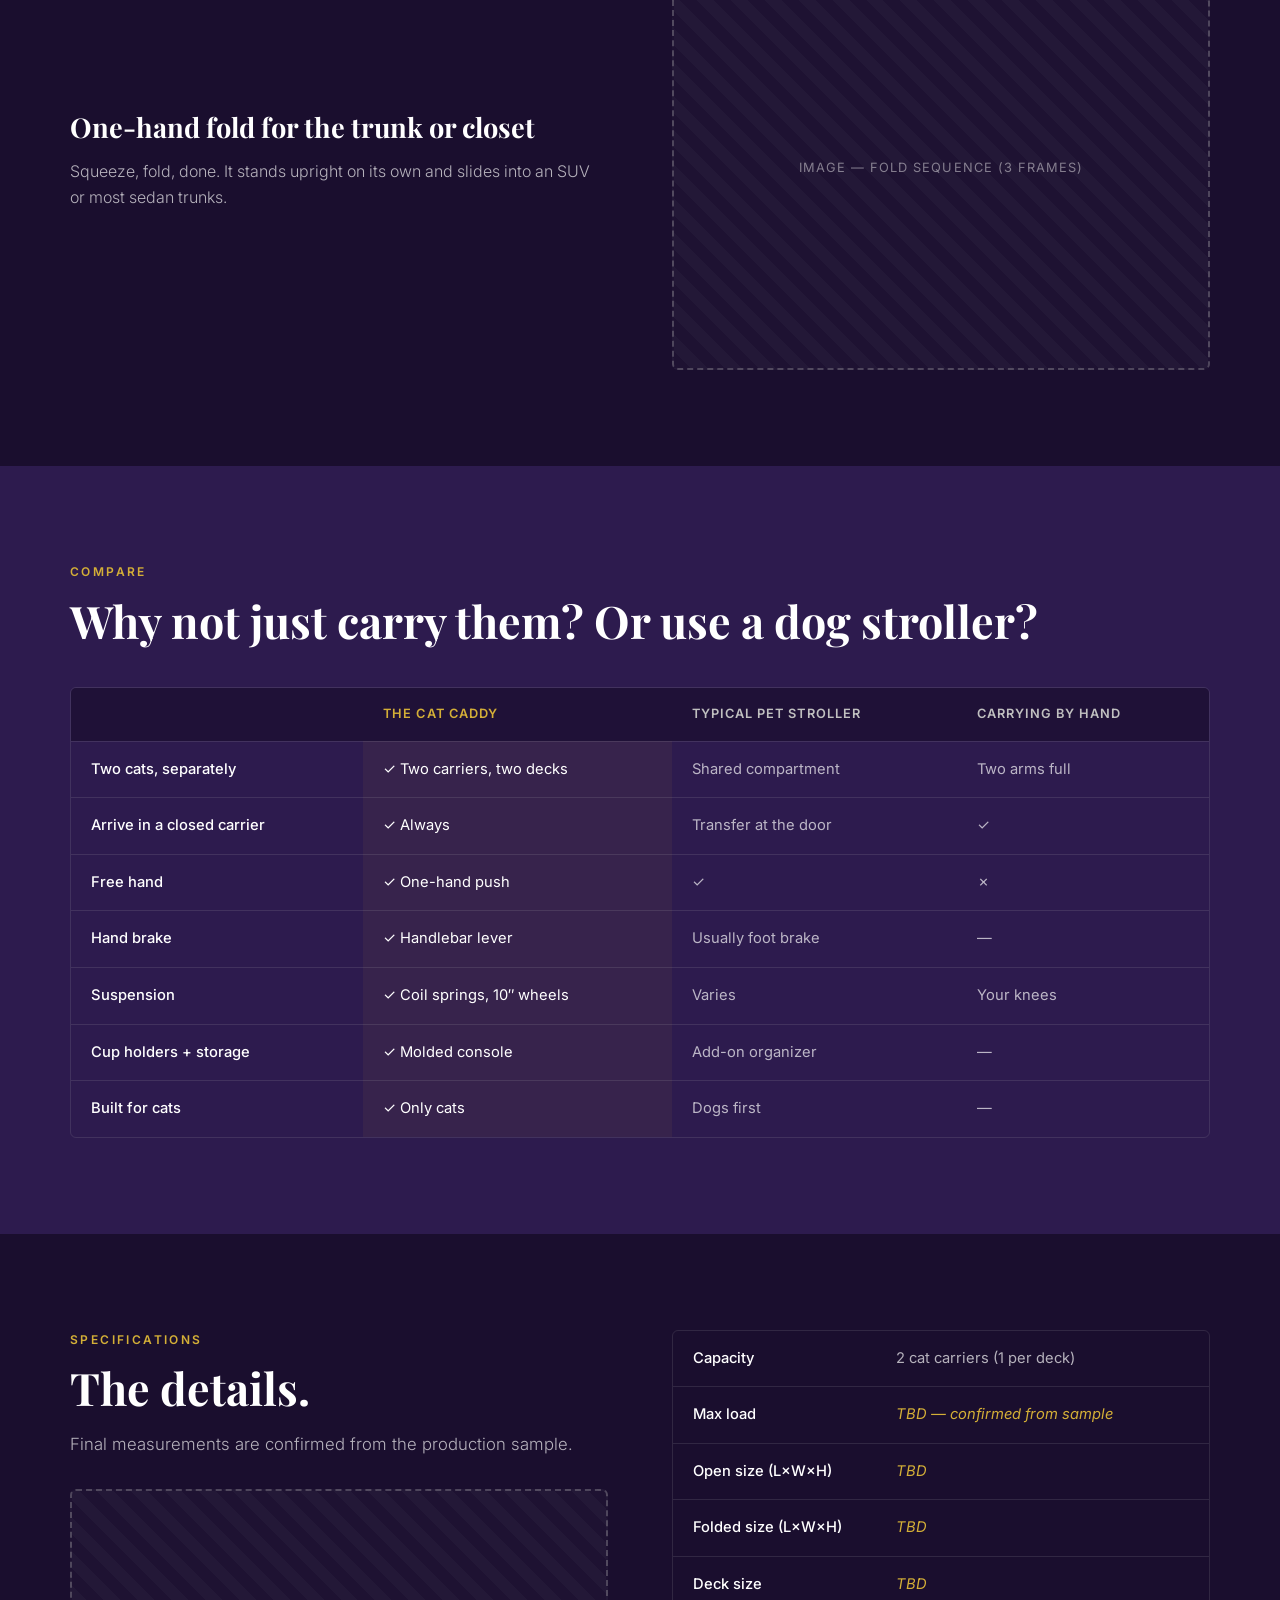
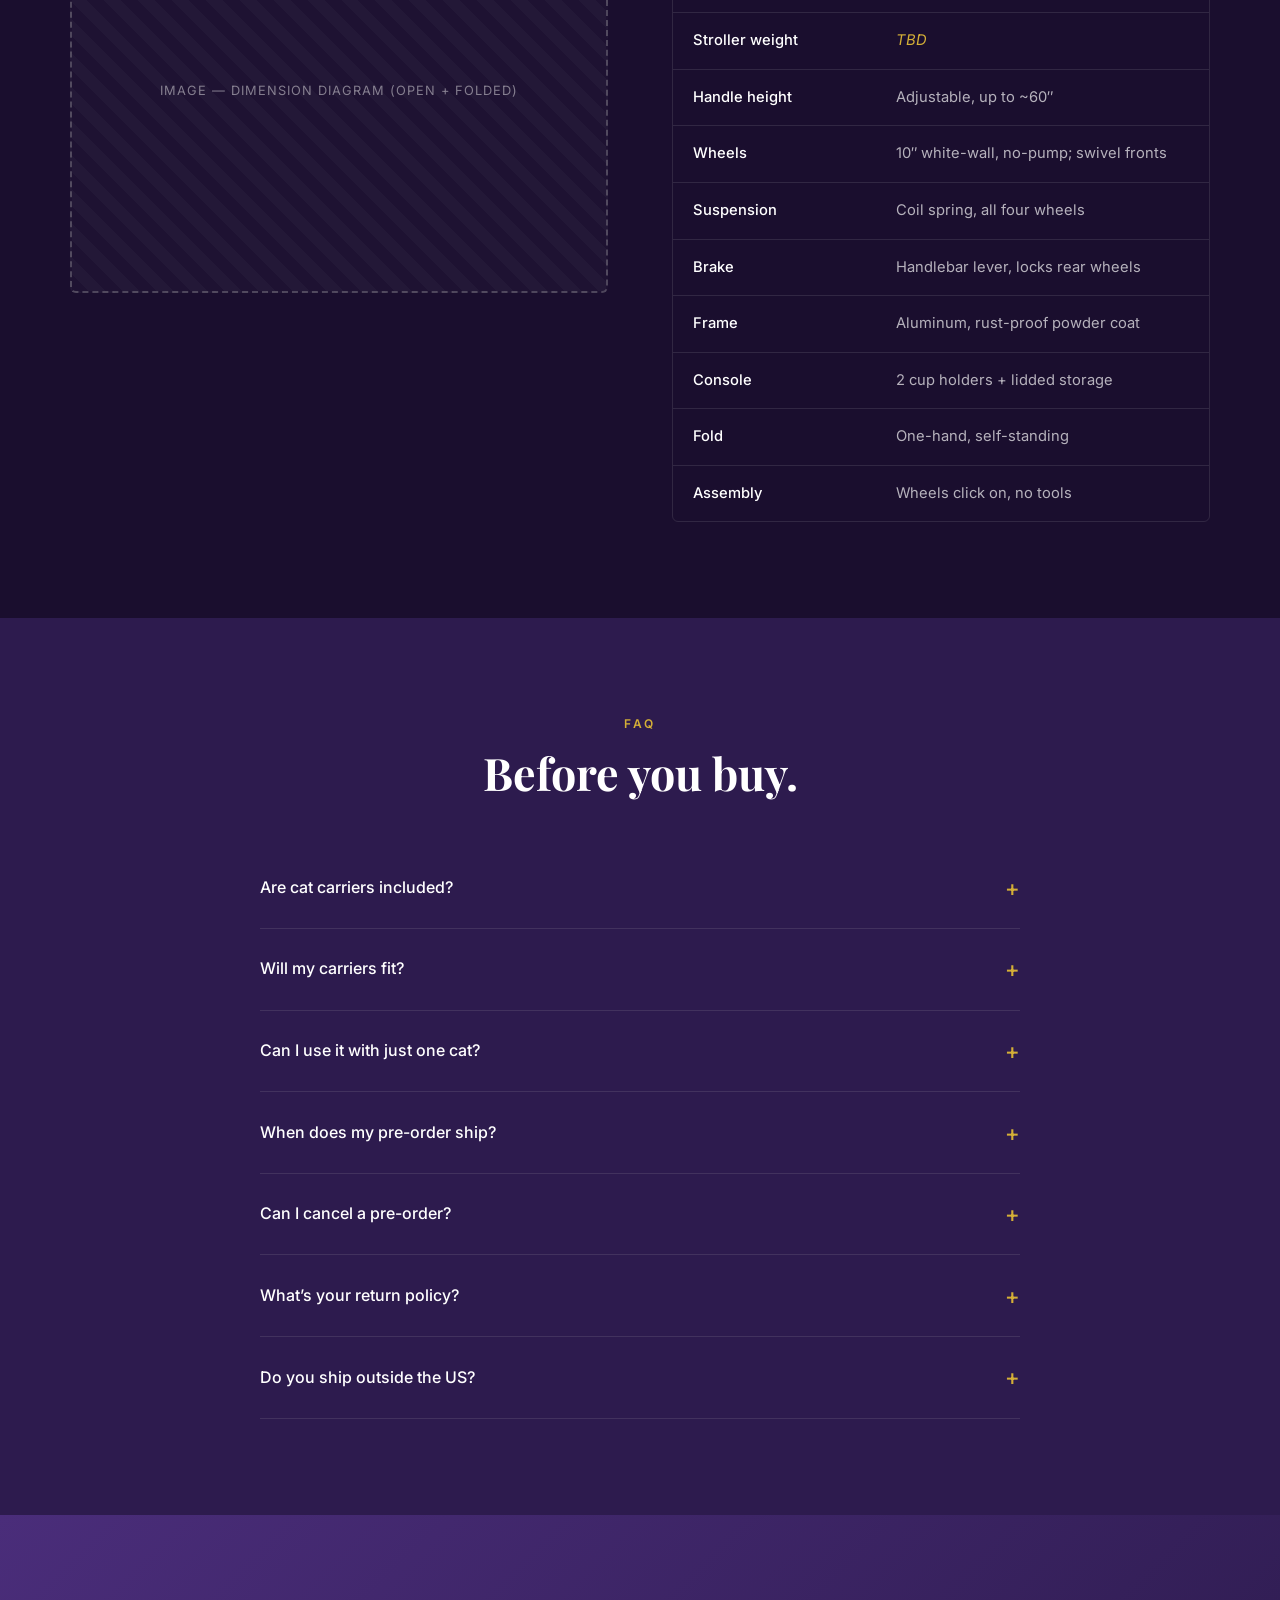
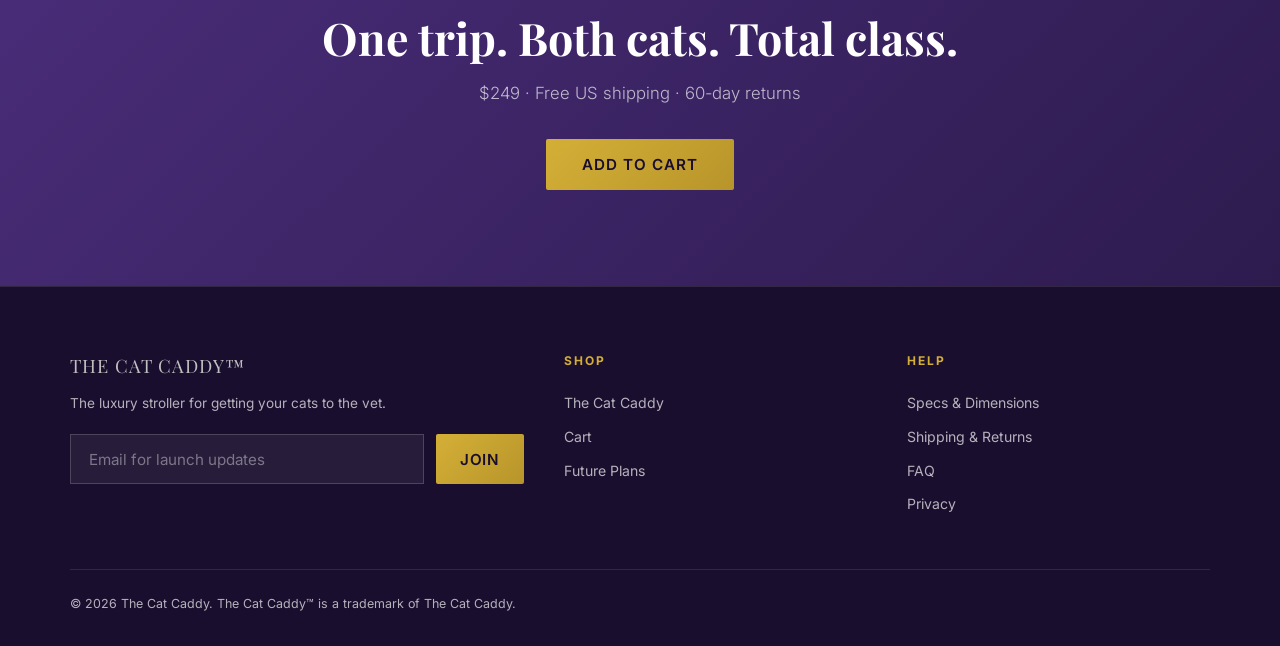
<file: the-cat-caddy.html>
<!DOCTYPE html>
<html lang="en">
<head>
<meta charset="UTF-8">
<meta name="viewport" content="width=device-width, initial-scale=1.0">
<title>The Cat Caddy&trade; Cat Stroller for Two Carriers | $249, Free Shipping</title>
<meta name="description" content="Shop The Cat Caddy: a foldable luxury cat stroller that carries two cat carriers with suspension wheels, hand brake and cup-holder console. $249 with free US shipping and 60-day returns.">
<link rel="canonical" href="https://catcady.com/the-cat-caddy.html">
<meta property="og:title" content="The Cat Caddy&trade; &mdash; Luxury Cat Stroller">
<meta property="og:description" content="Roll two cat carriers to the vet with one hand. $249, free US shipping.">
<meta property="og:url" content="https://catcady.com/the-cat-caddy.html">
<meta property="og:type" content="product">
<meta name="twitter:card" content="summary_large_image">
<link rel="preconnect" href="https://fonts.googleapis.com">
<link rel="preconnect" href="https://fonts.gstatic.com" crossorigin>
<link href="https://fonts.googleapis.com/css2?family=Playfair+Display:wght@400;700&family=Inter:wght@300;400;500;600;700&display=swap" rel="stylesheet">
<link rel="stylesheet" href="assets/styles.css">
<script type="application/ld+json">
{
  "@context":"https://schema.org",
  "@type":"Product",
  "name":"The Cat Caddy",
  "description":"Foldable luxury cat stroller with a two-tier deck that carries two cat carriers, 10-inch suspension wheels, hand brake and cup-holder console.",
  "brand":{"@type":"Brand","name":"The Cat Caddy"},
  "sku":"CC-CLASSIC-PURPLE",
  "color":"Royal Purple",
  "offers":{
    "@type":"Offer",
    "url":"https://catcady.com/the-cat-caddy.html",
    "priceCurrency":"USD",
    "price":"249.00",
    "availability":"https://schema.org/PreOrder",
    "shippingDetails":{"@type":"OfferShippingDetails","shippingRate":{"@type":"MonetaryAmount","value":"0","currency":"USD"},"shippingDestination":{"@type":"DefinedRegion","addressCountry":"US"}},
    "hasMerchantReturnPolicy":{"@type":"MerchantReturnPolicy","applicableCountry":"US","returnPolicyCategory":"https://schema.org/MerchantReturnFiniteReturnWindow","merchantReturnDays":60,"returnFees":"https://schema.org/FreeReturn"}
  }
}
</script>
</head>
<body data-page="product">
<a class="skip" href="#main">Skip to content</a>

<div class="announce">Pre-orders open &middot; Free US shipping &middot; 60-day returns</div>
<nav class="nav" aria-label="Main">
  <a class="nav-logo" href="index.html">THE CAT <span>CADDY</span>&trade;</a>
  <ul class="nav-links">
    <li class="hide-sm"><a href="the-cat-caddy.html" aria-current="page">Shop</a></li>
    <li class="hide-sm"><a href="index.html#how">How It Works</a></li>
    <li class="hide-sm"><a href="#faq">FAQ</a></li>
    <li><button type="button" class="cart-btn" data-open-cart aria-label="Open cart">Cart <span class="cart-count" data-cart-count>0</span></button></li>
  </ul>
</nav>

<main id="main">
<div class="breadcrumb"><a href="index.html">Home</a> / The Cat Caddy</div>

<!-- BUY SECTION -->
<div class="pdp">
  <div class="gallery">
    <div class="gallery-main"><div class="ph ph-square" data-label="Main image &mdash; front 3/4 view, two carriers strapped in"></div></div>
    <div class="gallery-thumbs" aria-label="Product images">
      <div class="ph ph-square active" data-label="Front" data-full="Main image &mdash; front 3/4 view, two carriers strapped in" tabindex="0"></div>
      <div class="ph ph-square" data-label="Side" data-full="Side profile &mdash; handle height + both decks" tabindex="0"></div>
      <div class="ph ph-square" data-label="Folded" data-full="Folded upright &mdash; next to a car trunk" tabindex="0"></div>
      <div class="ph ph-square" data-label="Console" data-full="Close-up &mdash; console, cup holders, hand brake" tabindex="0"></div>
      <div class="ph ph-square" data-label="Wheels" data-full="Close-up &mdash; white-wall wheel + suspension" tabindex="0"></div>
    </div>
  </div>

  <div class="buybox">
    <div class="preorder-badge">Pre-order &middot; First production run</div>
    <h1>The Cat Caddy&trade;</h1>
    <p class="buybox-tagline">The luxury stroller that rolls two cat carriers to the vet &mdash; with one hand.</p>
    <div class="price-row"><span class="price">$249</span><span class="price-note">Free US shipping</span></div>
    <p class="finance">Or 4 interest-free payments of $62.25 with Shop Pay</p>
    <p style="font-size:.88rem;color:var(--text-muted)">Color: <strong style="color:var(--white)">Royal Purple / Chrome</strong></p>

    <ul class="check-list buy-bullets">
      <li><strong>Carries two cat carriers</strong> on a padded, strapped two-tier deck</li>
      <li><strong>10&Prime; suspension wheels</strong> for a smooth, quiet ride</li>
      <li><strong>Hand brake</strong> + tall adjustable handle</li>
      <li><strong>Cup holders &amp; covered storage</strong> built into the console</li>
      <li><strong>One-hand fold</strong> &mdash; stands upright, fits your trunk</li>
    </ul>

    <div class="qty-row" data-buybox-atc>
      <div class="qty" role="group" aria-label="Quantity">
        <button type="button" data-pdp-dec aria-label="Decrease quantity">&minus;</button>
        <input type="number" value="1" min="1" max="5" data-pdp-qty aria-label="Quantity">
        <button type="button" data-pdp-inc aria-label="Increase quantity">+</button>
      </div>
      <button type="button" class="btn-primary" data-add-to-cart>Add to Cart &mdash; $249</button>
    </div>
    <p class="ship-note">&#128230; <span><b>Pre-order:</b> ships with our first production run. You&rsquo;ll get tracking the day it leaves. Cat carriers not included.</span></p>

    <div class="mini-trust">
      <div><span aria-hidden="true">&#9992;</span>Free US shipping</div>
      <div><span aria-hidden="true">&#8634;</span>60-day returns</div>
      <div><span aria-hidden="true">&#9737;</span>2-year warranty</div>
    </div>

    <div class="accordion">
      <details open>
        <summary>What&rsquo;s in the box</summary>
        <div class="acc-body"><ul>
          <li>The Cat Caddy stroller (frame, both decks, console)</li>
          <li>2 padded carrier straps</li>
          <li>Quick-start guide</li>
        </ul></div>
      </details>
      <details>
        <summary>Shipping &amp; returns</summary>
        <div class="acc-body"><p>Free shipping to the continental US. Pre-orders ship in the order received. Return it within 60 days of delivery for a full refund &mdash; return shipping is on us.</p></div>
      </details>
      <details>
        <summary>Warranty</summary>
        <div class="acc-body"><p>2-year warranty on the frame, wheels, suspension and brake against defects in materials and workmanship.</p></div>
      </details>
    </div>
  </div>
</div>

<!-- TRUST BAR -->
<div class="trust-bar">
  <div class="trust">
    <div class="trust-item"><div class="trust-icon" aria-hidden="true">&#9992;</div><div><strong>Free US Shipping</strong>On every order</div></div>
    <div class="trust-item"><div class="trust-icon" aria-hidden="true">&#8634;</div><div><strong>60-Day Returns</strong>Free return shipping</div></div>
    <div class="trust-item"><div class="trust-icon" aria-hidden="true">&#9737;</div><div><strong>2-Year Warranty</strong>Frame, wheels &amp; brake</div></div>
    <div class="trust-item"><div class="trust-icon" aria-hidden="true">&#128274;</div><div><strong>Secure Checkout</strong>Shop Pay &amp; Apple Pay</div></div>
  </div>
</div>

<!-- FEATURES -->
<section>
  <div class="section-inner">
    <div class="section-label">Built For Vet Day</div>
    <h2 class="section-title">Designed around the trip, not the shelf.</h2>
    <p class="section-subtitle">Most pet strollers are built for walking dogs. The Cat Caddy is built for the one trip every cat owner dreads.</p>

    <div class="feature-row">
      <div class="feature-media"><div class="ph" data-label="Image &mdash; both carriers strapped on decks"></div></div>
      <div>
        <h3>Your cats stay in their carriers</h3>
        <p>Vets want cats to arrive in a closed carrier, and two cats shouldn&rsquo;t have to share a compartment. The Cat Caddy holds each carrier on its own padded, non-slip deck with soft straps cinched over the top.</p>
        <ul class="check-list">
          <li>Fits standard hard-shell carriers</li>
          <li>Raised deck edges stop sliding</li>
          <li>Upper deck adjusts or lifts out</li>
        </ul>
      </div>
    </div>

    <div class="feature-row flip">
      <div class="feature-media"><div class="ph" data-label="Image &mdash; rolling over curb / parking lot"></div></div>
      <div>
        <h3>Smooth over curbs and parking lots</h3>
        <p>10&Prime; white-wall wheels on coil-spring suspension, with swivel fronts for tight clinic hallways. No tires to pump.</p>
      </div>
    </div>

    <div class="feature-row">
      <div class="feature-media"><div class="ph" data-label="Image &mdash; handle + brake + console close-up"></div></div>
      <div>
        <h3>Brake, cup holders, storage &mdash; right at your hands</h3>
        <p>A tall, adjustable handle with a vegan-leather grip and a one-touch hand brake that locks the rear wheels at the check-in desk. The molded console holds two drinks plus keys, phone and paperwork under a lid.</p>
      </div>
    </div>

    <div class="feature-row flip">
      <div class="feature-media"><div class="ph" data-label="Image &mdash; fold sequence (3 frames)"></div></div>
      <div>
        <h3>One-hand fold for the trunk or closet</h3>
        <p>Squeeze, fold, done. It stands upright on its own and slides into an SUV or most sedan trunks.</p>
      </div>
    </div>
  </div>
</section>

<!-- COMPARISON -->
<section class="alt">
  <div class="section-inner">
    <div class="section-label">Compare</div>
    <h2 class="section-title">Why not just carry them? Or use a dog stroller?</h2>
    <div class="table-wrap">
      <table>
        <thead><tr><th scope="col"></th><th scope="col" class="us">The Cat Caddy</th><th scope="col">Typical pet stroller</th><th scope="col">Carrying by hand</th></tr></thead>
        <tbody>
          <tr><th scope="row">Two cats, separately</th><td class="us">&#10003; Two carriers, two decks</td><td>Shared compartment</td><td>Two arms full</td></tr>
          <tr><th scope="row">Arrive in a closed carrier</th><td class="us">&#10003; Always</td><td>Transfer at the door</td><td>&#10003;</td></tr>
          <tr><th scope="row">Free hand</th><td class="us">&#10003; One-hand push</td><td>&#10003;</td><td>&#10007;</td></tr>
          <tr><th scope="row">Hand brake</th><td class="us">&#10003; Handlebar lever</td><td>Usually foot brake</td><td>&mdash;</td></tr>
          <tr><th scope="row">Suspension</th><td class="us">&#10003; Coil springs, 10&Prime; wheels</td><td>Varies</td><td>Your knees</td></tr>
          <tr><th scope="row">Cup holders + storage</th><td class="us">&#10003; Molded console</td><td>Add-on organizer</td><td>&mdash;</td></tr>
          <tr><th scope="row">Built for cats</th><td class="us">&#10003; Only cats</td><td>Dogs first</td><td>&mdash;</td></tr>
        </tbody>
      </table>
    </div>
  </div>
</section>

<!-- SPECS -->
<section id="specs">
  <div class="section-inner grid-2" style="align-items:start">
    <div>
      <div class="section-label">Specifications</div>
      <h2 class="section-title">The details.</h2>
      <p class="section-subtitle">Final measurements are confirmed from the production sample.</p>
      <div class="ph" style="margin-top:2rem" data-label="Image &mdash; dimension diagram (open + folded)"></div>
    </div>
    <div class="table-wrap" style="margin-top:0">
      <table>
        <tbody>
          <tr><th scope="row">Capacity</th><td>2 cat carriers (1 per deck)</td></tr>
          <tr><th scope="row">Max load</th><td class="tbd">TBD &mdash; confirmed from sample</td></tr>
          <tr><th scope="row">Open size (L&times;W&times;H)</th><td class="tbd">TBD</td></tr>
          <tr><th scope="row">Folded size (L&times;W&times;H)</th><td class="tbd">TBD</td></tr>
          <tr><th scope="row">Deck size</th><td class="tbd">TBD</td></tr>
          <tr><th scope="row">Stroller weight</th><td class="tbd">TBD</td></tr>
          <tr><th scope="row">Handle height</th><td>Adjustable, up to ~60&Prime;</td></tr>
          <tr><th scope="row">Wheels</th><td>10&Prime; white-wall, no-pump; swivel fronts</td></tr>
          <tr><th scope="row">Suspension</th><td>Coil spring, all four wheels</td></tr>
          <tr><th scope="row">Brake</th><td>Handlebar lever, locks rear wheels</td></tr>
          <tr><th scope="row">Frame</th><td>Aluminum, rust-proof powder coat</td></tr>
          <tr><th scope="row">Console</th><td>2 cup holders + lidded storage</td></tr>
          <tr><th scope="row">Fold</th><td>One-hand, self-standing</td></tr>
          <tr><th scope="row">Assembly</th><td>Wheels click on, no tools</td></tr>
        </tbody>
      </table>
    </div>
  </div>
</section>

<!-- FAQ -->
<section class="alt" id="faq">
  <div class="section-inner">
    <div class="section-label center">FAQ</div>
    <h2 class="section-title center">Before you buy.</h2>
    <div class="faq-list">
      <details class="faq-item">
        <summary>Are cat carriers included?</summary>
        <p>No &mdash; The Cat Caddy is the stroller only. It holds the standard hard-shell carriers most cat owners already have.</p>
      </details>
      <details class="faq-item">
        <summary>Will my carriers fit?</summary>
        <p>Each deck is sized for a standard hard-shell cat carrier. Measure your carriers&rsquo; footprint and compare it to the deck size in the specs above. Questions? Email us and we&rsquo;ll check for you.</p>
      </details>
      <details class="faq-item">
        <summary>Can I use it with just one cat?</summary>
        <p>Yes. Use the lower deck on its own, or lift the upper deck out for a lower, more compact profile.</p>
      </details>
      <details class="faq-item">
        <summary>When does my pre-order ship?</summary>
        <p>Pre-orders ship with our first production run, in the order they&rsquo;re placed. We&rsquo;ll email updates along the way and tracking the day it ships.</p>
      </details>
      <details class="faq-item">
        <summary>Can I cancel a pre-order?</summary>
        <p>Yes &mdash; any time before it ships, for a full refund.</p>
      </details>
      <details class="faq-item">
        <summary>What&rsquo;s your return policy?</summary>
        <p>60 days from delivery, full refund, free return shipping in the continental US.</p>
      </details>
      <details class="faq-item">
        <summary>Do you ship outside the US?</summary>
        <p>Not yet. We&rsquo;re launching in the US first.</p>
      </details>
    </div>
  </div>
</section>

<!-- FINAL CTA -->
<section class="cta-band">
  <div class="section-inner">
    <h2 class="section-title">One trip. Both cats. Total class.</h2>
    <p class="section-subtitle">$249 &middot; Free US shipping &middot; 60-day returns</p>
    <button type="button" class="btn-primary" data-add-to-cart>Add to Cart</button>
  </div>
</section>
</main>

<!-- STICKY MOBILE ATC -->
<div class="sticky-atc" aria-hidden="true">
  <div class="s-name"><strong>The Cat Caddy&trade;</strong>$249 &middot; Free shipping</div>
  <button type="button" class="btn-primary" data-add-to-cart tabindex="-1">Add to Cart</button>
</div>

<footer class="footer">
  <div class="footer-grid">
    <div>
      <div class="footer-logo">THE CAT CADDY&trade;</div>
      <p>The luxury stroller for getting your cats to the vet.</p>
      <form class="signup" data-signup action="https://formspree.io/f/xwpkjkpb" method="POST" style="margin:1.25rem 0 0">
        <input type="hidden" name="_subject" value="Cat Caddy email signup">
        <label class="skip" for="f-email">Email</label>
        <input id="f-email" type="email" name="email" placeholder="Email for launch updates" required>
        <button type="submit" class="btn-primary">Join</button>
      </form>
    </div>
    <div>
      <h4>Shop</h4>
      <ul>
        <li><a href="the-cat-caddy.html">The Cat Caddy</a></li>
        <li><a href="cart.html">Cart</a></li>
        <li><a href="future-plans.html">Future Plans</a></li>
      </ul>
    </div>
    <div>
      <h4>Help</h4>
      <ul>
        <li><a href="#specs">Specs &amp; Dimensions</a></li>
        <li><a href="#faq">Shipping &amp; Returns</a></li>
        <li><a href="index.html#faq">FAQ</a></li>
        <li><a href="privacy/">Privacy</a></li>
      </ul>
    </div>
  </div>
  <div class="footer-bottom">&copy; 2026 The Cat Caddy. The Cat Caddy&trade; is a trademark of The Cat Caddy.</div>
</footer>

<script src="assets/store.js" defer></script>
</body>
</html>
</file>
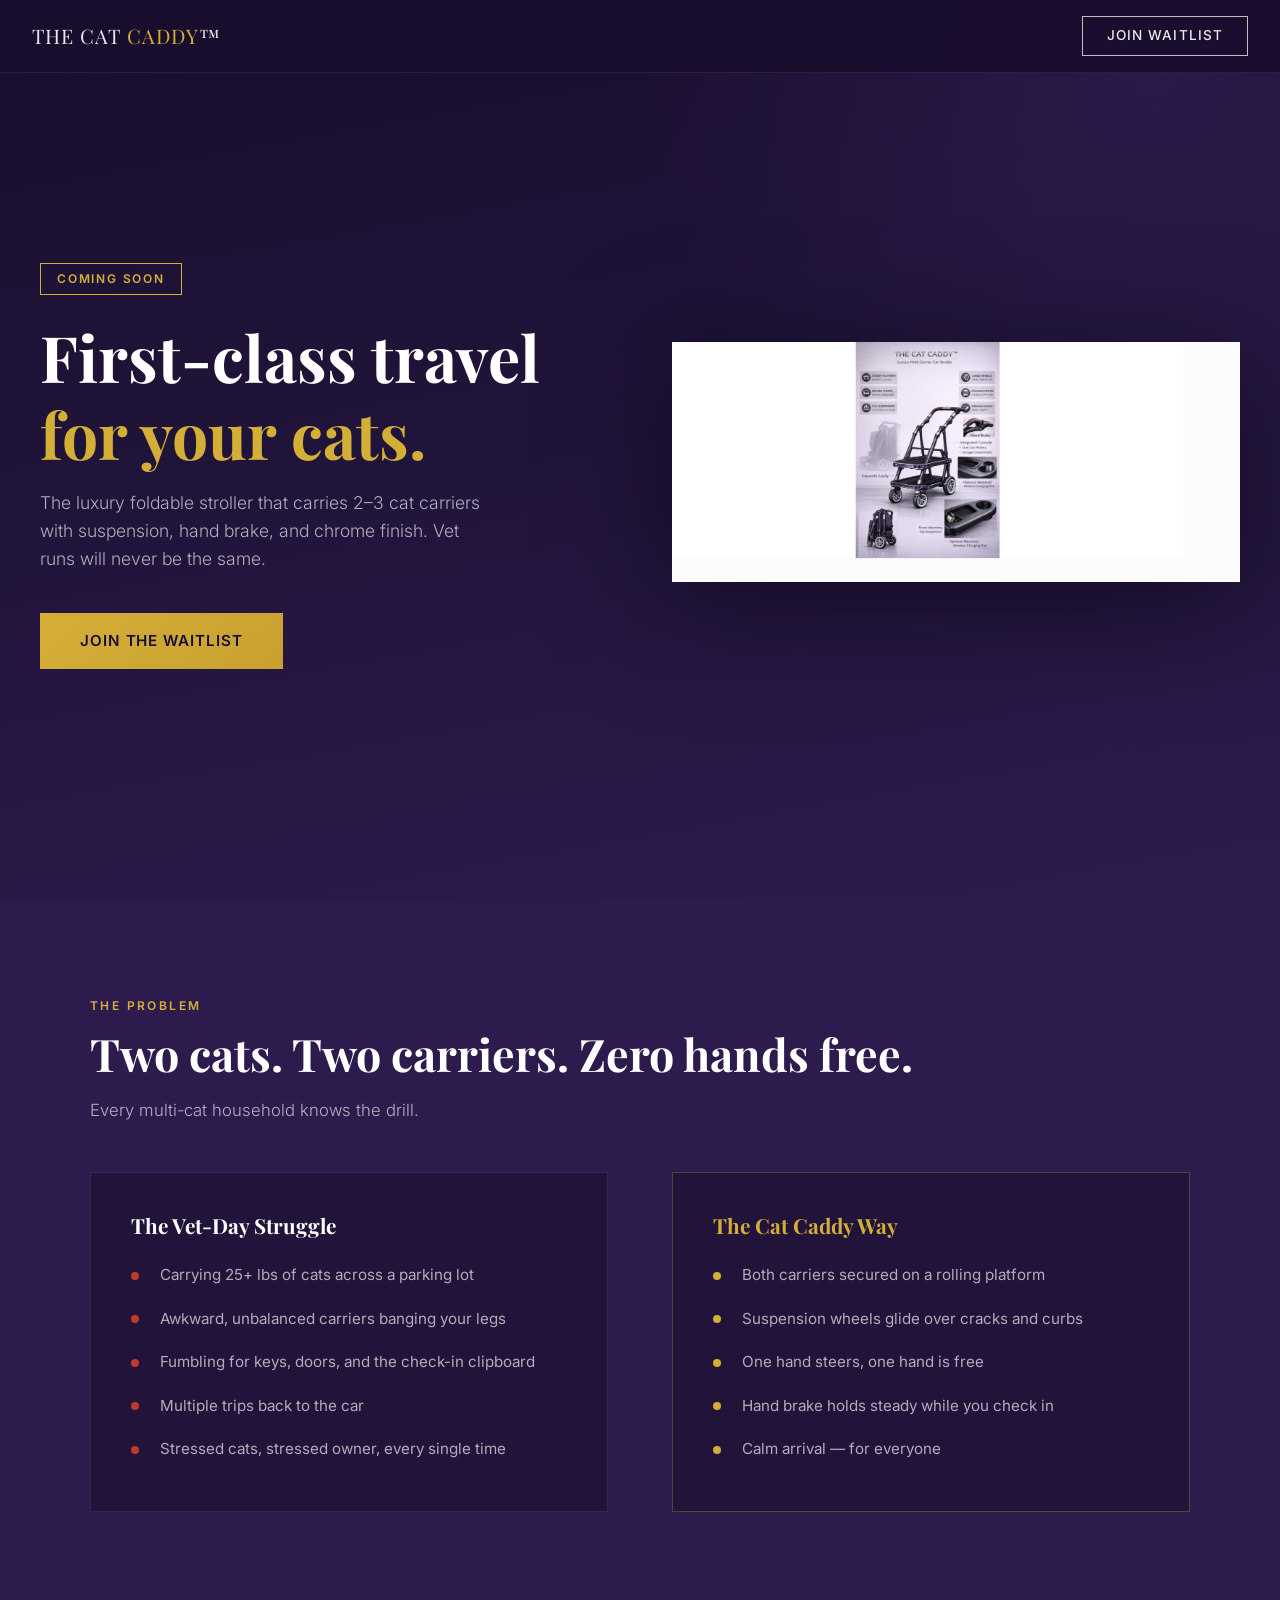
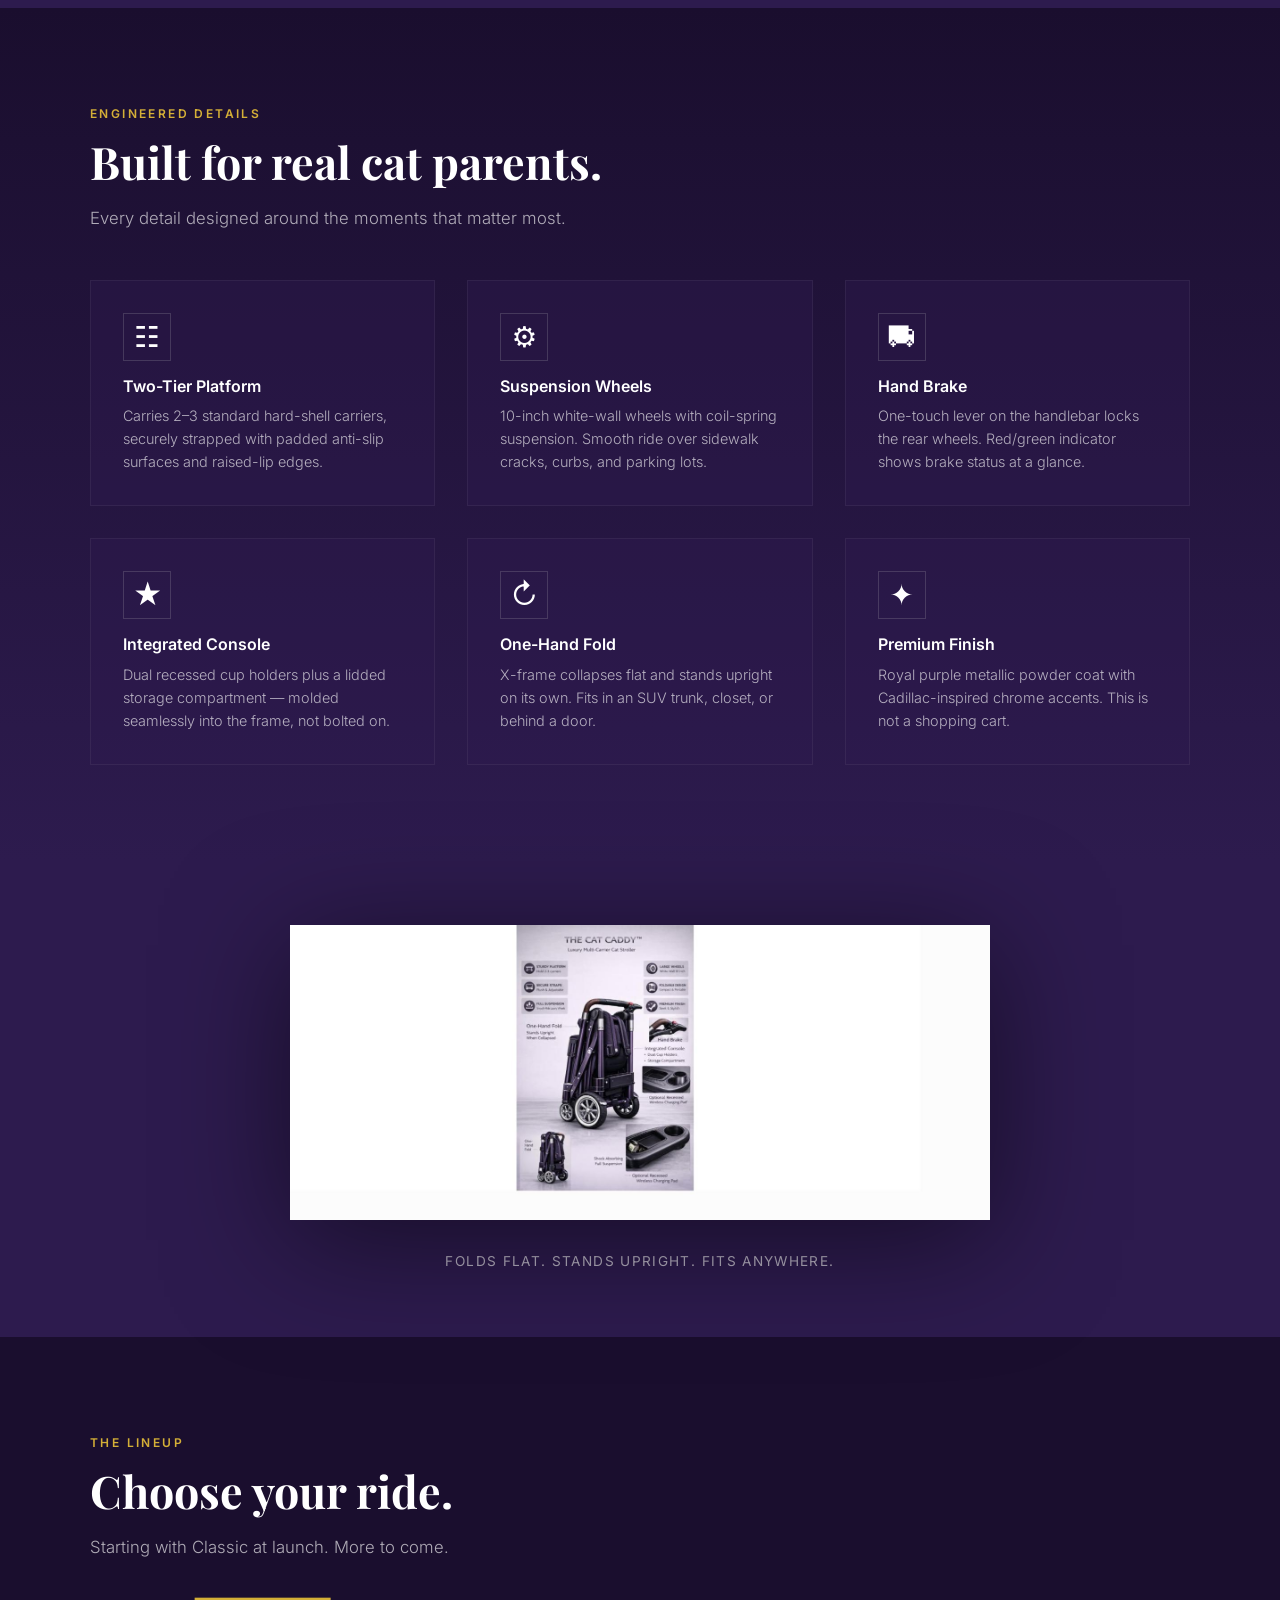
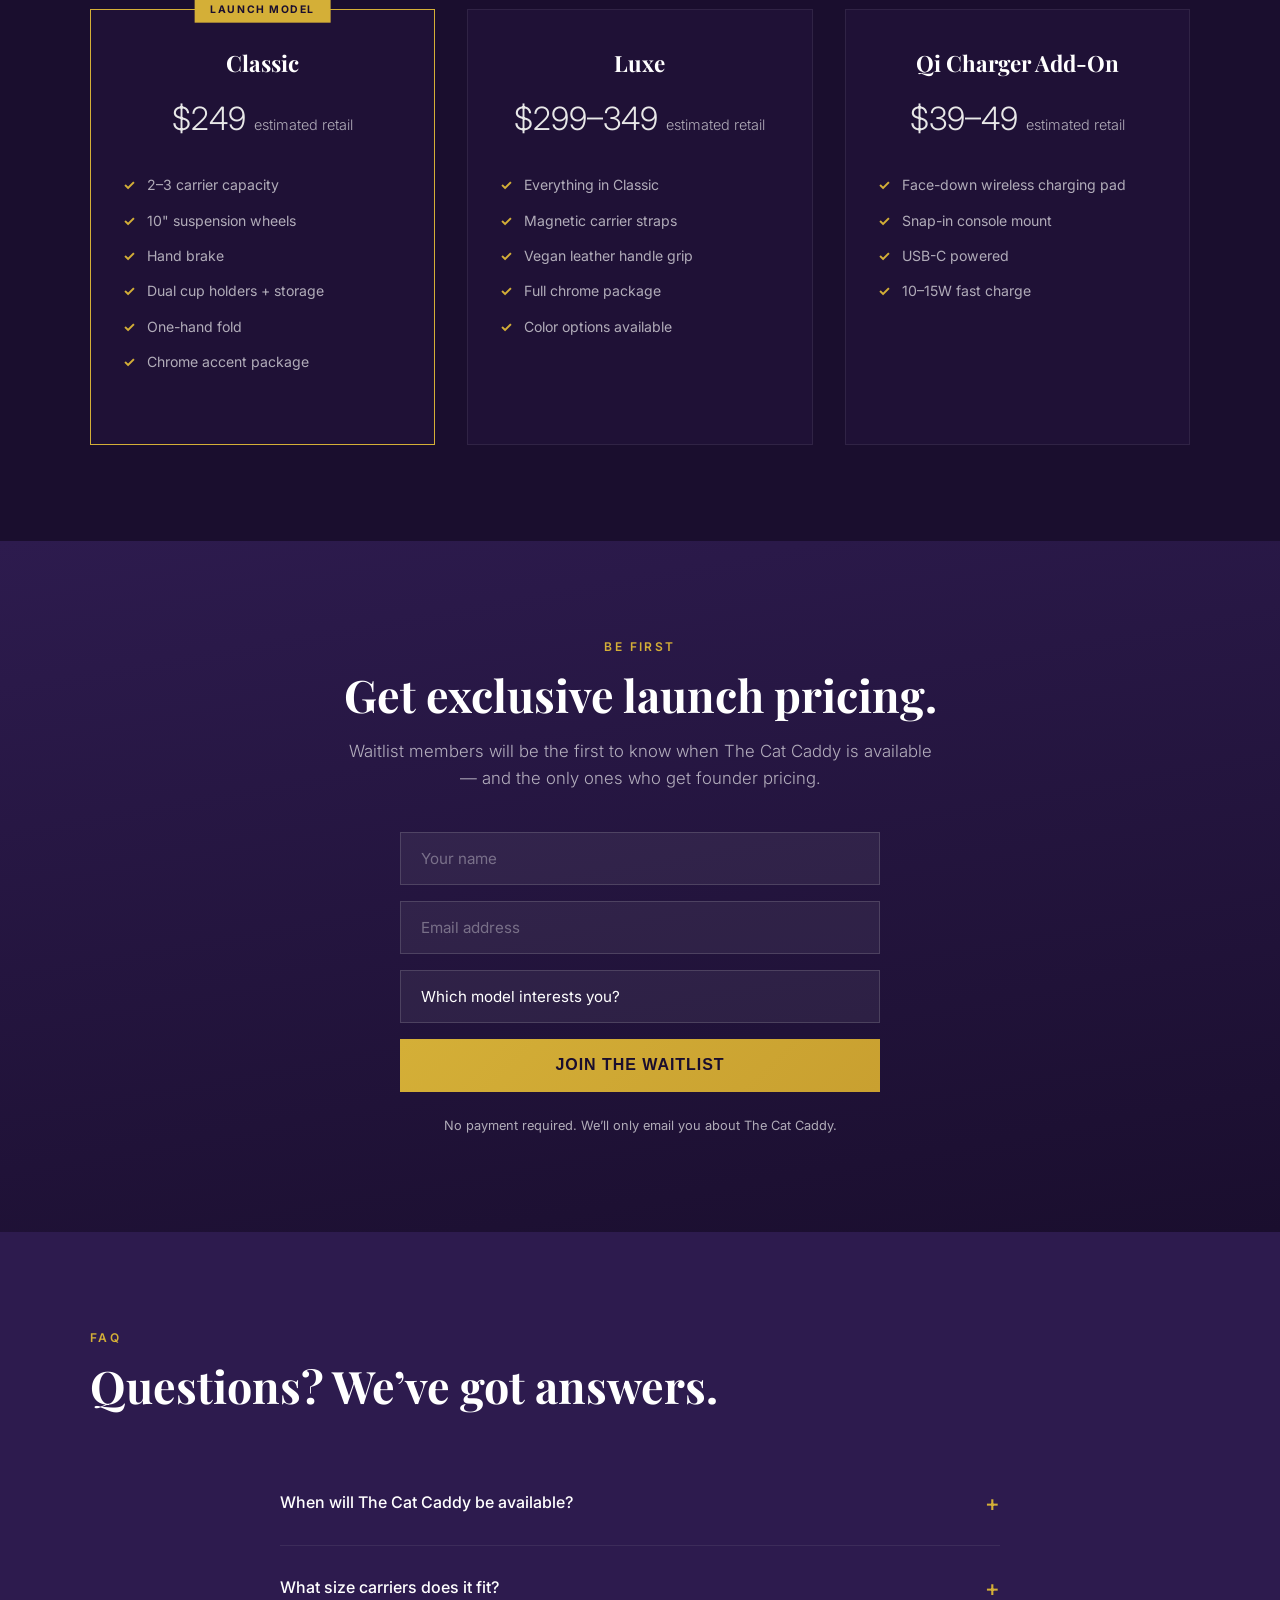
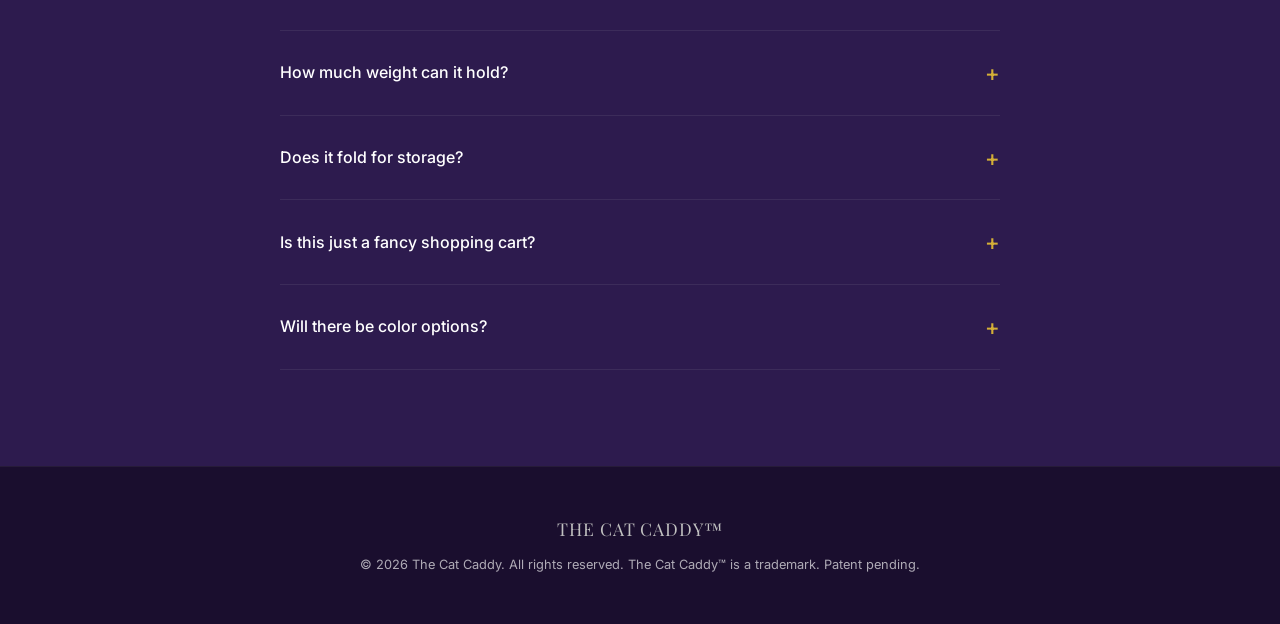
<file: archive/waitlist-v1.html>
<!DOCTYPE html>
<html lang="en">
<head>
<meta charset="UTF-8">
<meta name="viewport" content="width=device-width, initial-scale=1.0">
<title>The Cat Caddy&trade; &mdash; Luxury Multi-Carrier Cat Stroller</title>
<meta name="description" content="First-class travel for your cats. The Cat Caddy is a luxury foldable stroller that carries 2-3 cat carriers with suspension wheels, hand brake, and premium chrome finish. Join the waitlist.">
<meta property="og:title" content="The Cat Caddy&trade; &mdash; Luxury Multi-Carrier Cat Stroller">
<meta property="og:description" content="First-class travel for your cats. Join the waitlist for the ultimate multi-carrier cat stroller.">
<meta property="og:image" content="https://catcady.com/renders/cat-caddy-expanded-concept.jpg">
<meta property="og:url" content="https://catcady.com">
<meta property="og:type" content="website">
<meta name="twitter:card" content="summary_large_image">
<link rel="preconnect" href="https://fonts.googleapis.com">
<link rel="preconnect" href="https://fonts.gstatic.com" crossorigin>
<link href="https://fonts.googleapis.com/css2?family=Playfair+Display:wght@400;700&family=Inter:wght@300;400;500;600&display=swap" rel="stylesheet">
<style>
*,*::before,*::after{box-sizing:border-box;margin:0;padding:0}
:root{
  --purple-deep:#1a0e2e;
  --purple-mid:#2d1b4e;
  --purple-light:#4a2d7a;
  --chrome:#c0c0c0;
  --chrome-light:#e8e8e8;
  --gold:#d4af37;
  --white:#ffffff;
  --off-white:#f5f3f7;
  --text-muted:rgba(255,255,255,0.65);
}
html{scroll-behavior:smooth}
body{
  font-family:'Inter',system-ui,-apple-system,sans-serif;
  background:var(--purple-deep);
  color:var(--white);
  line-height:1.6;
  -webkit-font-smoothing:antialiased;
}
h1,h2,h3{font-family:'Playfair Display',Georgia,serif;font-weight:700;line-height:1.2}

/* NAV */
.nav{
  position:fixed;top:0;left:0;right:0;z-index:100;
  padding:1rem 2rem;
  background:rgba(26,14,46,0.92);
  backdrop-filter:blur(12px);
  display:flex;align-items:center;justify-content:space-between;
  border-bottom:1px solid rgba(192,192,192,0.1);
}
.nav-logo{
  font-family:'Playfair Display',serif;
  font-size:1.25rem;letter-spacing:0.05em;color:var(--chrome-light);
}
.nav-logo span{color:var(--gold)}
.nav-cta{
  padding:0.5rem 1.5rem;
  background:transparent;border:1px solid var(--chrome);
  color:var(--chrome-light);font-size:0.85rem;font-weight:500;
  letter-spacing:0.08em;text-transform:uppercase;
  text-decoration:none;transition:all 0.3s;
}
.nav-cta:hover{background:var(--chrome);color:var(--purple-deep)}

/* HERO */
.hero{
  min-height:100vh;
  display:flex;align-items:center;justify-content:center;
  padding:6rem 2rem 4rem;
  background:linear-gradient(170deg,var(--purple-deep) 0%,#1f1338 40%,var(--purple-mid) 100%);
  position:relative;overflow:hidden;
}
.hero::before{
  content:'';position:absolute;top:-50%;right:-30%;
  width:80vw;height:80vw;
  background:radial-gradient(circle,rgba(74,45,122,0.3) 0%,transparent 70%);
  pointer-events:none;
}
.hero-inner{
  max-width:1200px;width:100%;
  display:grid;grid-template-columns:1fr 1fr;gap:4rem;align-items:center;
  position:relative;z-index:1;
}
.hero-text{max-width:540px}
.hero-badge{
  display:inline-block;
  padding:0.35rem 1rem;margin-bottom:1.5rem;
  border:1px solid var(--gold);color:var(--gold);
  font-size:0.75rem;font-weight:600;letter-spacing:0.15em;text-transform:uppercase;
}
.hero h1{font-size:clamp(2.5rem,5vw,4rem);margin-bottom:1rem}
.hero h1 em{font-style:normal;color:var(--gold)}
.hero-sub{
  font-size:1.1rem;color:var(--text-muted);
  margin-bottom:2.5rem;max-width:440px;font-weight:300;
}
.btn-primary{
  display:inline-block;padding:1rem 2.5rem;
  background:linear-gradient(135deg,var(--gold),#c9a030);
  color:var(--purple-deep);font-weight:600;font-size:0.95rem;
  letter-spacing:0.06em;text-transform:uppercase;text-decoration:none;
  border:none;cursor:pointer;transition:all 0.3s;
}
.btn-primary:hover{transform:translateY(-2px);box-shadow:0 8px 30px rgba(212,175,55,0.3)}
.hero-image{text-align:center}
.hero-image img{
  max-width:100%;height:auto;
  filter:drop-shadow(0 20px 60px rgba(0,0,0,0.5));
}

/* SECTION SHARED */
section{padding:6rem 2rem}
.section-inner{max-width:1100px;margin:0 auto}
.section-label{
  font-size:0.75rem;font-weight:600;letter-spacing:0.2em;text-transform:uppercase;
  color:var(--gold);margin-bottom:0.75rem;
}
.section-title{font-size:clamp(1.8rem,3.5vw,2.8rem);margin-bottom:1rem}
.section-subtitle{font-size:1.05rem;color:var(--text-muted);max-width:600px;font-weight:300}

/* PROBLEM/SOLUTION */
.problem{background:var(--purple-mid)}
.problem-grid{
  display:grid;grid-template-columns:1fr 1fr;gap:4rem;
  margin-top:3rem;align-items:start;
}
.problem-card{
  padding:2.5rem;
  border:1px solid rgba(192,192,192,0.12);
  background:rgba(26,14,46,0.6);
}
.problem-card h3{font-size:1.3rem;margin-bottom:1rem}
.problem-card.solution{border-color:rgba(212,175,55,0.3)}
.problem-card.solution h3{color:var(--gold)}
.problem-list{list-style:none}
.problem-list li{
  padding:0.6rem 0;padding-left:1.8rem;position:relative;
  color:var(--text-muted);font-size:0.95rem;
}
.problem-list li::before{
  content:'';position:absolute;left:0;top:50%;transform:translateY(-50%);
  width:8px;height:8px;border-radius:50%;
}
.problem-card:not(.solution) .problem-list li::before{background:#c0392b}
.problem-card.solution .problem-list li::before{background:var(--gold)}

/* FEATURES */
.features{background:linear-gradient(180deg,var(--purple-deep),var(--purple-mid))}
.features-grid{
  display:grid;grid-template-columns:repeat(3,1fr);gap:2rem;
  margin-top:3rem;
}
.feature-card{
  padding:2rem;
  border:1px solid rgba(192,192,192,0.08);
  background:rgba(45,27,78,0.4);
  transition:border-color 0.3s,transform 0.3s;
}
.feature-card:hover{border-color:rgba(212,175,55,0.3);transform:translateY(-4px)}
.feature-icon{
  font-size:1.8rem;margin-bottom:1rem;
  width:48px;height:48px;display:flex;align-items:center;justify-content:center;
  border:1px solid rgba(192,192,192,0.2);
}
.feature-card h3{font-family:'Inter',sans-serif;font-size:1rem;font-weight:600;margin-bottom:0.5rem}
.feature-card p{font-size:0.9rem;color:var(--text-muted);font-weight:300}

/* PRODUCT IMAGE BREAK */
.product-break{
  padding:4rem 2rem;text-align:center;
  background:var(--purple-mid);
}
.product-break img{
  max-width:700px;width:100%;height:auto;
  filter:drop-shadow(0 20px 60px rgba(0,0,0,0.5));
}
.product-break p{
  margin-top:1.5rem;font-size:0.85rem;color:var(--text-muted);
  letter-spacing:0.1em;text-transform:uppercase;
}

/* LINEUP */
.lineup{background:var(--purple-deep)}
.lineup-grid{
  display:grid;grid-template-columns:repeat(3,1fr);gap:2rem;
  margin-top:3rem;
}
.lineup-card{
  padding:2.5rem 2rem;text-align:center;
  border:1px solid rgba(192,192,192,0.1);
  background:rgba(45,27,78,0.25);
  position:relative;
}
.lineup-card.featured{border-color:var(--gold)}
.lineup-card.featured::before{
  content:'LAUNCH MODEL';position:absolute;top:0;left:50%;transform:translateX(-50%) translateY(-50%);
  background:var(--gold);color:var(--purple-deep);
  padding:0.25rem 1rem;font-size:0.65rem;font-weight:700;letter-spacing:0.15em;
}
.lineup-card h3{font-size:1.4rem;margin-bottom:0.5rem}
.lineup-price{font-size:2rem;font-weight:300;margin:1rem 0;color:var(--chrome-light)}
.lineup-price span{font-size:0.9rem;color:var(--text-muted)}
.lineup-features{list-style:none;text-align:left;margin:1.5rem 0}
.lineup-features li{
  padding:0.4rem 0;font-size:0.88rem;color:var(--text-muted);
  padding-left:1.5rem;position:relative;
}
.lineup-features li::before{
  content:'\2713';position:absolute;left:0;color:var(--gold);font-weight:700;
}

/* WAITLIST */
.waitlist{
  background:linear-gradient(170deg,var(--purple-mid),var(--purple-deep));
  text-align:center;
}
.waitlist .section-subtitle{margin:0 auto 2.5rem}
.waitlist-form{
  max-width:480px;margin:0 auto;
  display:flex;flex-direction:column;gap:1rem;
}
.waitlist-form input,.waitlist-form select{
  padding:1rem 1.25rem;
  background:rgba(255,255,255,0.06);
  border:1px solid rgba(192,192,192,0.2);
  color:var(--white);font-family:'Inter',sans-serif;font-size:0.95rem;
  outline:none;transition:border-color 0.3s;
}
.waitlist-form input::placeholder{color:rgba(255,255,255,0.35)}
.waitlist-form input:focus,.waitlist-form select:focus{border-color:var(--gold)}
.waitlist-form select{appearance:none;cursor:pointer}
.waitlist-form select option{background:var(--purple-deep);color:var(--white)}
.waitlist-form .btn-primary{width:100%;text-align:center;font-size:1rem;padding:1.1rem}
.waitlist-note{font-size:0.8rem;color:var(--text-muted);margin-top:0.5rem}

/* FAQ */
.faq{background:var(--purple-mid)}
.faq-list{max-width:720px;margin:3rem auto 0}
.faq-item{border-bottom:1px solid rgba(192,192,192,0.1);padding:1.5rem 0}
.faq-item summary{
  cursor:pointer;font-weight:500;font-size:1rem;
  list-style:none;display:flex;justify-content:space-between;align-items:center;
}
.faq-item summary::-webkit-details-marker{display:none}
.faq-item summary::after{content:'+';font-size:1.4rem;color:var(--gold);transition:transform 0.3s}
.faq-item[open] summary::after{transform:rotate(45deg)}
.faq-item p{margin-top:1rem;font-size:0.93rem;color:var(--text-muted);font-weight:300;line-height:1.7}

/* FOOTER */
.footer{
  padding:3rem 2rem;text-align:center;
  background:var(--purple-deep);
  border-top:1px solid rgba(192,192,192,0.08);
}
.footer-logo{
  font-family:'Playfair Display',serif;font-size:1.1rem;
  color:var(--chrome);letter-spacing:0.05em;margin-bottom:0.75rem;
}
.footer p{font-size:0.8rem;color:var(--text-muted)}

/* RESPONSIVE */
@media(max-width:900px){
  .hero-inner{grid-template-columns:1fr;text-align:center;gap:2.5rem}
  .hero-text{margin:0 auto}
  .hero-sub{margin:0 auto 2.5rem}
  .problem-grid{grid-template-columns:1fr;gap:2rem}
  .features-grid{grid-template-columns:1fr 1fr;gap:1.5rem}
  .lineup-grid{grid-template-columns:1fr;max-width:400px;margin-left:auto;margin-right:auto}
}
@media(max-width:600px){
  section{padding:4rem 1.25rem}
  .nav{padding:0.75rem 1.25rem}
  .features-grid{grid-template-columns:1fr}
  .hero{padding:5rem 1.25rem 3rem}
}
</style>
</head>
<body>

<!-- NAV -->
<nav class="nav">
  <div class="nav-logo">THE CAT <span>CADDY</span>&trade;</div>
  <a href="#waitlist" class="nav-cta">Join Waitlist</a>
</nav>

<!-- HERO -->
<section class="hero">
  <div class="hero-inner">
    <div class="hero-text">
      <div class="hero-badge">Coming Soon</div>
      <h1>First-class travel <em>for your cats.</em></h1>
      <p class="hero-sub">The luxury foldable stroller that carries 2&ndash;3 cat carriers with suspension, hand brake, and chrome finish. Vet runs will never be the same.</p>
      <a href="#waitlist" class="btn-primary">Join the Waitlist</a>
    </div>
    <div class="hero-image">
      <img src="../renders/cat-caddy-expanded-concept.jpg" alt="The Cat Caddy luxury multi-carrier cat stroller in royal purple with chrome accents" width="600" height="600" loading="eager">
    </div>
  </div>
</section>

<!-- PROBLEM / SOLUTION -->
<section class="problem">
  <div class="section-inner">
    <div class="section-label">The Problem</div>
    <h2 class="section-title">Two cats. Two carriers. Zero hands free.</h2>
    <p class="section-subtitle">Every multi-cat household knows the drill.</p>
    <div class="problem-grid">
      <div class="problem-card">
        <h3>The Vet-Day Struggle</h3>
        <ul class="problem-list">
          <li>Carrying 25+ lbs of cats across a parking lot</li>
          <li>Awkward, unbalanced carriers banging your legs</li>
          <li>Fumbling for keys, doors, and the check-in clipboard</li>
          <li>Multiple trips back to the car</li>
          <li>Stressed cats, stressed owner, every single time</li>
        </ul>
      </div>
      <div class="problem-card solution">
        <h3>The Cat Caddy Way</h3>
        <ul class="problem-list">
          <li>Both carriers secured on a rolling platform</li>
          <li>Suspension wheels glide over cracks and curbs</li>
          <li>One hand steers, one hand is free</li>
          <li>Hand brake holds steady while you check in</li>
          <li>Calm arrival &mdash; for everyone</li>
        </ul>
      </div>
    </div>
  </div>
</section>

<!-- FEATURES -->
<section class="features">
  <div class="section-inner">
    <div class="section-label">Engineered Details</div>
    <h2 class="section-title">Built for real cat parents.</h2>
    <p class="section-subtitle">Every detail designed around the moments that matter most.</p>
    <div class="features-grid">
      <div class="feature-card">
        <div class="feature-icon">&#9783;</div>
        <h3>Two-Tier Platform</h3>
        <p>Carries 2&ndash;3 standard hard-shell carriers, securely strapped with padded anti-slip surfaces and raised-lip edges.</p>
      </div>
      <div class="feature-card">
        <div class="feature-icon">&#9881;</div>
        <h3>Suspension Wheels</h3>
        <p>10-inch white-wall wheels with coil-spring suspension. Smooth ride over sidewalk cracks, curbs, and parking lots.</p>
      </div>
      <div class="feature-card">
        <div class="feature-icon">&#9951;</div>
        <h3>Hand Brake</h3>
        <p>One-touch lever on the handlebar locks the rear wheels. Red/green indicator shows brake status at a glance.</p>
      </div>
      <div class="feature-card">
        <div class="feature-icon">&#9733;</div>
        <h3>Integrated Console</h3>
        <p>Dual recessed cup holders plus a lidded storage compartment &mdash; molded seamlessly into the frame, not bolted on.</p>
      </div>
      <div class="feature-card">
        <div class="feature-icon">&#8635;</div>
        <h3>One-Hand Fold</h3>
        <p>X-frame collapses flat and stands upright on its own. Fits in an SUV trunk, closet, or behind a door.</p>
      </div>
      <div class="feature-card">
        <div class="feature-icon">&#10022;</div>
        <h3>Premium Finish</h3>
        <p>Royal purple metallic powder coat with Cadillac-inspired chrome accents. This is not a shopping cart.</p>
      </div>
    </div>
  </div>
</section>

<!-- PRODUCT BREAK (FOLDED VIEW) -->
<section class="product-break">
  <img src="../renders/cat-caddy-folded-concept.jpg" alt="The Cat Caddy folded for compact storage, showing one-hand fold mechanism" width="700" height="700" loading="lazy">
  <p>Folds flat. Stands upright. Fits anywhere.</p>
</section>

<!-- LINEUP -->
<section class="lineup">
  <div class="section-inner">
    <div class="section-label">The Lineup</div>
    <h2 class="section-title">Choose your ride.</h2>
    <p class="section-subtitle">Starting with Classic at launch. More to come.</p>
    <div class="lineup-grid">
      <div class="lineup-card featured">
        <h3>Classic</h3>
        <div class="lineup-price">$249 <span>estimated retail</span></div>
        <ul class="lineup-features">
          <li>2&ndash;3 carrier capacity</li>
          <li>10" suspension wheels</li>
          <li>Hand brake</li>
          <li>Dual cup holders + storage</li>
          <li>One-hand fold</li>
          <li>Chrome accent package</li>
        </ul>
      </div>
      <div class="lineup-card">
        <h3>Luxe</h3>
        <div class="lineup-price">$299&ndash;349 <span>estimated retail</span></div>
        <ul class="lineup-features">
          <li>Everything in Classic</li>
          <li>Magnetic carrier straps</li>
          <li>Vegan leather handle grip</li>
          <li>Full chrome package</li>
          <li>Color options available</li>
        </ul>
      </div>
      <div class="lineup-card">
        <h3>Qi Charger Add-On</h3>
        <div class="lineup-price">$39&ndash;49 <span>estimated retail</span></div>
        <ul class="lineup-features">
          <li>Face-down wireless charging pad</li>
          <li>Snap-in console mount</li>
          <li>USB-C powered</li>
          <li>10&ndash;15W fast charge</li>
        </ul>
      </div>
    </div>
  </div>
</section>

<!-- WAITLIST -->
<section class="waitlist" id="waitlist">
  <div class="section-inner">
    <div class="section-label">Be First</div>
    <h2 class="section-title">Get exclusive launch pricing.</h2>
    <p class="section-subtitle">Waitlist members will be the first to know when The Cat Caddy is available &mdash; and the only ones who get founder pricing.</p>
    <form class="waitlist-form" action="https://formspree.io/f/xwpkjkpb" method="POST">
      <input type="hidden" name="_subject" value="New Cat Caddy Waitlist Signup">
      <input type="text" name="name" placeholder="Your name" required>
      <input type="email" name="email" placeholder="Email address" required>
      <select name="model" required>
        <option value="" disabled selected>Which model interests you?</option>
        <option value="Classic">Classic ($249)</option>
        <option value="Luxe">Luxe ($299&ndash;349)</option>
        <option value="Both">Both &mdash; I want options</option>
      </select>
      <button type="submit" class="btn-primary">Join the Waitlist</button>
      <p class="waitlist-note">No payment required. We&rsquo;ll only email you about The Cat Caddy.</p>
    </form>
  </div>
</section>

<!-- FAQ -->
<section class="faq">
  <div class="section-inner">
    <div class="section-label">FAQ</div>
    <h2 class="section-title">Questions? We&rsquo;ve got answers.</h2>
    <div class="faq-list">
      <details class="faq-item">
        <summary>When will The Cat Caddy be available?</summary>
        <p>We&rsquo;re currently in the design and prototyping phase. Waitlist members will be the first to know when pre-orders open. Sign up above to stay in the loop.</p>
      </details>
      <details class="faq-item">
        <summary>What size carriers does it fit?</summary>
        <p>The Cat Caddy is designed for standard hard-shell carriers (the kind most people already own for vet visits). The platform accommodates 2&ndash;3 carriers on two tiers with adjustable straps.</p>
      </details>
      <details class="faq-item">
        <summary>How much weight can it hold?</summary>
        <p>The target weight capacity is generous enough for multiple cats plus carriers. Final specs will be confirmed after prototype testing and published before pre-orders open.</p>
      </details>
      <details class="faq-item">
        <summary>Does it fold for storage?</summary>
        <p>Yes. The X-frame design collapses with one hand and stands upright on its own when folded. It fits in an SUV trunk, a closet, or behind a door.</p>
      </details>
      <details class="faq-item">
        <summary>Is this just a fancy shopping cart?</summary>
        <p>Not even close. The Cat Caddy is purpose-built for cat carriers &mdash; with suspension wheels for smooth rolling, padded anti-slip platforms, carrier straps, an ergonomic 5-foot handle, a hand brake, and an integrated console. It&rsquo;s a mobility solution, not a utility cart.</p>
      </details>
      <details class="faq-item">
        <summary>Will there be color options?</summary>
        <p>The launch model features our signature royal purple with chrome accents. Additional colorways (Jet Black, Coastal Cream, Forest Green, Blush Sand) are planned for the Luxe model.</p>
      </details>
    </div>
  </div>
</section>

<!-- FOOTER -->
<footer class="footer">
  <div class="footer-logo">THE CAT CADDY&trade;</div>
  <p>&copy; 2026 The Cat Caddy. All rights reserved. The Cat Caddy&trade; is a trademark. Patent pending.</p>
</footer>

</body>
</html>
</file>
<file: assets/styles.css>
*,*::before,*::after{box-sizing:border-box;margin:0;padding:0}
:root{
  --purple-deep:#1a0e2e;
  --purple-mid:#2d1b4e;
  --purple-light:#4a2d7a;
  --chrome:#c0c0c0;
  --chrome-light:#e8e8e8;
  --gold:#d4af37;
  --gold-dark:#b8952a;
  --white:#ffffff;
  --text-muted:rgba(255,255,255,0.68);
  --line:rgba(192,192,192,0.14);
  --card:rgba(45,27,78,0.4);
  --radius:6px;
}
html{scroll-behavior:smooth}
body{
  font-family:'Inter',system-ui,-apple-system,sans-serif;
  background:var(--purple-deep);color:var(--white);
  line-height:1.6;-webkit-font-smoothing:antialiased;
}
img{max-width:100%;display:block}
a{color:inherit}
h1,h2,h3{font-family:'Playfair Display',Georgia,serif;font-weight:700;line-height:1.2}
.skip{position:absolute;left:-9999px}
.skip:focus{left:1rem;top:1rem;z-index:300;background:var(--gold);color:var(--purple-deep);padding:.5rem 1rem}
:focus-visible{outline:2px solid var(--gold);outline-offset:3px}

/* ANNOUNCEMENT + NAV */
.announce{
  background:var(--gold);color:var(--purple-deep);
  text-align:center;font-size:.8rem;font-weight:600;letter-spacing:.06em;
  padding:.5rem 1rem;
}
.nav{
  position:sticky;top:0;z-index:100;
  padding:1rem 2rem;
  background:rgba(26,14,46,0.94);backdrop-filter:blur(12px);
  display:flex;align-items:center;justify-content:space-between;gap:1rem;
  border-bottom:1px solid var(--line);
}
.nav-logo{
  font-family:'Playfair Display',serif;font-size:1.25rem;letter-spacing:.05em;
  color:var(--chrome-light);text-decoration:none;white-space:nowrap;
}
.nav-logo span{color:var(--gold)}
.nav-links{display:flex;align-items:center;gap:1.75rem;list-style:none}
.nav-links a{text-decoration:none;font-size:.88rem;color:var(--text-muted);transition:color .2s}
.nav-links a:hover,.nav-links a[aria-current="page"]{color:var(--white)}
.cart-btn{
  display:inline-flex;align-items:center;gap:.5rem;
  background:transparent;border:1px solid var(--chrome);color:var(--chrome-light);
  padding:.5rem 1rem;font:500 .85rem 'Inter',sans-serif;letter-spacing:.06em;
  text-transform:uppercase;cursor:pointer;transition:all .2s;
}
.cart-btn:hover{background:var(--chrome);color:var(--purple-deep)}
.cart-count{
  min-width:1.4rem;height:1.4rem;border-radius:999px;padding:0 .35rem;
  background:var(--gold);color:var(--purple-deep);font-size:.75rem;font-weight:700;
  display:inline-flex;align-items:center;justify-content:center;
}

/* BUTTONS */
.btn-primary,.btn-secondary{
  display:inline-block;padding:1rem 2.25rem;
  font:600 .95rem 'Inter',sans-serif;letter-spacing:.06em;text-transform:uppercase;
  text-decoration:none;text-align:center;cursor:pointer;transition:all .25s;border-radius:2px;
}
.btn-primary{background:linear-gradient(135deg,var(--gold),var(--gold-dark));color:var(--purple-deep);border:none}
.btn-primary:hover{transform:translateY(-2px);box-shadow:0 8px 30px rgba(212,175,55,0.3)}
.btn-secondary{background:transparent;color:var(--chrome-light);border:1px solid var(--chrome)}
.btn-secondary:hover{background:var(--chrome);color:var(--purple-deep)}
.btn-block{display:block;width:100%}

/* IMAGE PLACEHOLDERS */
.ph{
  position:relative;width:100%;aspect-ratio:var(--ar,4/3);
  border:2px dashed rgba(192,192,192,0.3);border-radius:var(--radius);
  background:repeating-linear-gradient(45deg,rgba(255,255,255,0.02) 0 12px,rgba(255,255,255,0.045) 12px 24px);
  display:flex;align-items:center;justify-content:center;text-align:center;
  color:rgba(255,255,255,0.45);font-size:.8rem;letter-spacing:.08em;text-transform:uppercase;padding:1rem;
}
.ph::before{content:attr(data-label)}
.ph-square{--ar:1/1}
.ph-wide{--ar:16/9}
.ph-tall{--ar:4/5}

/* SECTIONS */
section{padding:6rem 2rem}
.section-inner{max-width:1140px;margin:0 auto}
.section-label{
  font-size:.75rem;font-weight:600;letter-spacing:.2em;text-transform:uppercase;
  color:var(--gold);margin-bottom:.75rem;
}
.section-title{font-size:clamp(1.8rem,3.5vw,2.8rem);margin-bottom:1rem}
.section-subtitle{font-size:1.05rem;color:var(--text-muted);max-width:620px;font-weight:300}
.center{text-align:center}
.center .section-subtitle{margin-left:auto;margin-right:auto}
.alt{background:var(--purple-mid)}

/* HERO */
.hero{
  padding:5rem 2rem 6rem;
  background:linear-gradient(170deg,var(--purple-deep) 0%,#1f1338 40%,var(--purple-mid) 100%);
  position:relative;overflow:hidden;
}
.hero-inner{
  max-width:1200px;margin:0 auto;
  display:grid;grid-template-columns:1fr 1.1fr;gap:4rem;align-items:center;
}
.hero-badge{
  display:inline-block;padding:.35rem 1rem;margin-bottom:1.5rem;
  border:1px solid var(--gold);color:var(--gold);
  font-size:.75rem;font-weight:600;letter-spacing:.15em;text-transform:uppercase;
}
.hero h1{font-size:clamp(2.4rem,5vw,4rem);margin-bottom:1.25rem}
.hero h1 em{font-style:normal;color:var(--gold)}
.hero-sub{font-size:1.12rem;color:var(--text-muted);margin-bottom:2rem;max-width:480px;font-weight:300}
.hero-ctas{display:flex;gap:1rem;flex-wrap:wrap;align-items:center}
.hero-price{margin-top:1.25rem;font-size:.9rem;color:var(--text-muted)}
.hero-price strong{color:var(--white);font-size:1.1rem}

/* TRUST ROW */
.trust{
  display:grid;grid-template-columns:repeat(4,1fr);gap:1rem;
  max-width:1140px;margin:0 auto;padding:1.5rem 2rem;
}
.trust-bar{background:var(--purple-mid);border-top:1px solid var(--line);border-bottom:1px solid var(--line)}
.trust-item{display:flex;align-items:center;gap:.75rem;font-size:.85rem;color:var(--text-muted)}
.trust-item strong{display:block;color:var(--white);font-weight:600;font-size:.9rem}
.trust-icon{
  flex:0 0 40px;height:40px;border:1px solid rgba(212,175,55,0.4);border-radius:50%;
  display:flex;align-items:center;justify-content:center;color:var(--gold);font-size:1.1rem;
}

/* GRIDS / CARDS */
.grid-3{display:grid;grid-template-columns:repeat(3,1fr);gap:2rem;margin-top:3rem}
.grid-2{display:grid;grid-template-columns:1fr 1fr;gap:4rem;align-items:center}
.card{padding:2rem;border:1px solid var(--line);background:var(--card);border-radius:var(--radius)}
.card h3{font-family:'Inter',sans-serif;font-size:1.05rem;font-weight:600;margin:1rem 0 .5rem}
.card p{font-size:.92rem;color:var(--text-muted);font-weight:300}
.step-num{
  width:44px;height:44px;border-radius:50%;
  background:var(--gold);color:var(--purple-deep);font-weight:700;
  display:flex;align-items:center;justify-content:center;
}

/* PROBLEM/SOLUTION */
.vs{display:grid;grid-template-columns:1fr 1fr;gap:2rem;margin-top:3rem}
.vs-card{padding:2.5rem;border:1px solid var(--line);background:rgba(26,14,46,0.6);border-radius:var(--radius)}
.vs-card h3{font-size:1.3rem;margin-bottom:1rem}
.vs-card.good{border-color:rgba(212,175,55,0.35)}
.vs-card.good h3{color:var(--gold)}
.dot-list{list-style:none}
.dot-list li{padding:.55rem 0 .55rem 1.8rem;position:relative;color:var(--text-muted);font-size:.95rem}
.dot-list li::before{content:'';position:absolute;left:0;top:1.05rem;width:8px;height:8px;border-radius:50%;background:#c0392b}
.good .dot-list li::before{background:var(--gold)}
.check-list{list-style:none}
.check-list li{padding:.4rem 0 .4rem 1.6rem;position:relative;font-size:.95rem;color:var(--text-muted)}
.check-list li::before{content:'\2713';position:absolute;left:0;color:var(--gold);font-weight:700}
.check-list li strong{color:var(--white);font-weight:600}

/* FEATURE ROWS */
.feature-row{display:grid;grid-template-columns:1fr 1fr;gap:4rem;align-items:center;margin-top:5rem}
.feature-row:first-of-type{margin-top:3rem}
.feature-row.flip .feature-media{order:2}
.feature-row h3{font-size:1.7rem;margin-bottom:1rem}
.feature-row p{color:var(--text-muted);font-weight:300;margin-bottom:1rem}

/* PRODUCT CTA BAND */
.cta-band{
  background:linear-gradient(135deg,var(--purple-light),var(--purple-mid));
  text-align:center;
}
.cta-band .section-subtitle{margin:0 auto 2rem}

/* COMPARISON TABLE */
.table-wrap{overflow-x:auto;margin-top:2.5rem;border:1px solid var(--line);border-radius:var(--radius)}
table{width:100%;border-collapse:collapse;font-size:.92rem}
th,td{padding:1rem 1.25rem;text-align:left;border-bottom:1px solid var(--line);vertical-align:top}
thead th{background:rgba(26,14,46,0.7);font-weight:600;font-size:.8rem;letter-spacing:.08em;text-transform:uppercase;color:var(--chrome)}
thead th.us{color:var(--gold)}
tbody th{font-weight:500;color:var(--white)}
td{color:var(--text-muted)}
td.us{color:var(--white);background:rgba(212,175,55,0.06)}
tbody tr:last-child th,tbody tr:last-child td{border-bottom:none}
.tbd{color:var(--gold);font-style:italic}

/* FAQ */
.faq-list{max-width:760px;margin:3rem auto 0}
.faq-item{border-bottom:1px solid var(--line);padding:1.4rem 0}
.faq-item summary{
  cursor:pointer;font-weight:500;font-size:1rem;list-style:none;
  display:flex;justify-content:space-between;align-items:center;gap:1rem;
}
.faq-item summary::-webkit-details-marker{display:none}
.faq-item summary::after{content:'+';font-size:1.4rem;color:var(--gold);transition:transform .3s;flex:0 0 auto}
.faq-item[open] summary::after{transform:rotate(45deg)}
.faq-item p{margin-top:1rem;font-size:.94rem;color:var(--text-muted);font-weight:300;line-height:1.7}

/* PRODUCT PAGE */
.breadcrumb{max-width:1200px;margin:0 auto;padding:1.25rem 2rem 0;font-size:.8rem;color:var(--text-muted)}
.breadcrumb a{text-decoration:none}
.breadcrumb a:hover{color:var(--white)}
.pdp{max-width:1200px;margin:0 auto;padding:1.5rem 2rem 5rem;display:grid;grid-template-columns:1.15fr 1fr;gap:3.5rem;align-items:start}
.gallery-main{margin-bottom:1rem}
.gallery-thumbs{display:grid;grid-template-columns:repeat(5,1fr);gap:.6rem}
.gallery-thumbs .ph{font-size:.6rem;padding:.25rem;letter-spacing:.04em;cursor:pointer}
.gallery-thumbs .ph.active{border-color:var(--gold)}
.buybox{position:sticky;top:6rem}
.preorder-badge{
  display:inline-block;padding:.3rem .8rem;margin-bottom:1rem;
  background:rgba(212,175,55,0.12);border:1px solid rgba(212,175,55,0.5);color:var(--gold);
  font-size:.72rem;font-weight:600;letter-spacing:.14em;text-transform:uppercase;
}
.buybox h1{font-size:clamp(1.9rem,3vw,2.5rem);margin-bottom:.5rem}
.buybox-tagline{color:var(--text-muted);font-weight:300;margin-bottom:1.25rem}
.price-row{display:flex;align-items:baseline;gap:.75rem;margin-bottom:.35rem}
.price{font-size:2rem;font-weight:500}
.price-note{font-size:.85rem;color:var(--text-muted)}
.finance{font-size:.85rem;color:var(--text-muted);margin-bottom:1.5rem}
.buy-bullets{margin:1.25rem 0 1.5rem}
.qty-row{display:flex;gap:.75rem;margin-bottom:.9rem}
.qty{
  display:flex;align-items:center;border:1px solid rgba(192,192,192,0.35);border-radius:2px;
}
.qty button{
  width:44px;height:52px;background:transparent;border:none;color:var(--white);
  font-size:1.2rem;cursor:pointer;
}
.qty button:hover{color:var(--gold)}
.qty input{
  width:44px;height:52px;text-align:center;background:transparent;border:none;
  color:var(--white);font:500 1rem 'Inter',sans-serif;-moz-appearance:textfield;
}
.qty input::-webkit-outer-spin-button,.qty input::-webkit-inner-spin-button{-webkit-appearance:none}
.qty-row .btn-primary{flex:1}
.ship-note{font-size:.84rem;color:var(--text-muted);margin-top:.9rem;display:flex;gap:.5rem;align-items:flex-start}
.ship-note b{color:var(--white);font-weight:600}
.mini-trust{
  display:grid;grid-template-columns:repeat(3,1fr);gap:.75rem;margin-top:1.5rem;
  padding-top:1.5rem;border-top:1px solid var(--line);
}
.mini-trust div{text-align:center;font-size:.76rem;color:var(--text-muted)}
.mini-trust span{display:block;color:var(--gold);font-size:1.2rem;margin-bottom:.25rem}
.accordion{margin-top:1.5rem;border-top:1px solid var(--line)}
.accordion details{border-bottom:1px solid var(--line);padding:1rem 0}
.accordion summary{cursor:pointer;list-style:none;font-weight:500;display:flex;justify-content:space-between}
.accordion summary::-webkit-details-marker{display:none}
.accordion summary::after{content:'+';color:var(--gold)}
.accordion details[open] summary::after{content:'\2212'}
.accordion .acc-body{padding-top:.75rem;font-size:.9rem;color:var(--text-muted)}
.accordion .acc-body li{margin-left:1.1rem;padding:.15rem 0}

/* STICKY ATC (mobile) */
.sticky-atc{
  position:fixed;left:0;right:0;bottom:0;z-index:90;
  background:rgba(26,14,46,0.97);border-top:1px solid var(--line);
  padding:.75rem 1rem;display:none;align-items:center;justify-content:space-between;gap:1rem;
  transform:translateY(100%);transition:transform .3s;
}
.sticky-atc.show{transform:translateY(0)}
.sticky-atc .s-name{font-size:.85rem;line-height:1.3}
.sticky-atc .s-name strong{display:block;font-size:1rem}
.sticky-atc .btn-primary{padding:.85rem 1.25rem;font-size:.85rem}

/* CART DRAWER */
.drawer-overlay{position:fixed;inset:0;background:rgba(0,0,0,0.55);z-index:200;opacity:0;pointer-events:none;transition:opacity .3s}
.drawer-overlay.open{opacity:1;pointer-events:auto}
.drawer{
  position:fixed;top:0;right:0;bottom:0;z-index:201;width:min(420px,100vw);
  background:var(--purple-deep);border-left:1px solid var(--line);
  transform:translateX(100%);transition:transform .3s;display:flex;flex-direction:column;
}
.drawer.open{transform:translateX(0)}
.drawer-head{display:flex;justify-content:space-between;align-items:center;padding:1.25rem 1.5rem;border-bottom:1px solid var(--line)}
.drawer-head h2{font-size:1.3rem}
.drawer-close{background:none;border:none;color:var(--white);font-size:1.6rem;cursor:pointer;line-height:1}
.drawer-body{flex:1;overflow-y:auto;padding:1.5rem}
.drawer-foot{padding:1.5rem;border-top:1px solid var(--line)}
.ship-progress{font-size:.85rem;color:var(--text-muted);margin-bottom:1rem;text-align:center}
.line-item{display:grid;grid-template-columns:80px 1fr auto;gap:1rem;align-items:start;padding-bottom:1.25rem;margin-bottom:1.25rem;border-bottom:1px solid var(--line)}
.line-item .ph{font-size:.55rem;padding:.2rem}
.line-item h3{font-family:'Inter',sans-serif;font-size:.95rem;font-weight:600}
.line-item .li-meta{font-size:.8rem;color:var(--text-muted);margin:.2rem 0 .6rem}
.line-item .qty{display:inline-flex}
.line-item .qty button{width:32px;height:34px;font-size:1rem}
.line-item .qty input{width:32px;height:34px;font-size:.9rem}
.li-remove{background:none;border:none;color:var(--text-muted);font-size:.78rem;text-decoration:underline;cursor:pointer;margin-top:.5rem}
.li-price{font-weight:500}
.totals{display:flex;justify-content:space-between;margin-bottom:.4rem;font-size:.95rem}
.totals.grand{font-size:1.15rem;font-weight:600;margin:.6rem 0 1rem}
.totals span:last-child{text-align:right}
.cart-empty{text-align:center;color:var(--text-muted);padding:3rem 0}
.cart-empty .btn-secondary{margin-top:1.5rem}
.checkout-msg{font-size:.82rem;color:var(--gold);margin-top:.75rem;text-align:center;display:none}
.checkout-msg.show{display:block}
.secure{font-size:.75rem;color:var(--text-muted);text-align:center;margin-top:.75rem}

/* CART PAGE */
.cart-page{max-width:900px;margin:0 auto;padding:3rem 2rem 6rem}
.cart-page h1{font-size:2.2rem;margin-bottom:2rem}
.cart-layout{display:grid;grid-template-columns:1.6fr 1fr;gap:2.5rem;align-items:start}
.summary:empty{display:none}
.summary{padding:1.75rem;border:1px solid var(--line);background:var(--card);border-radius:var(--radius)}

/* FUTURE PLANS */
.roadmap{display:grid;grid-template-columns:repeat(2,1fr);gap:2rem;margin-top:3rem}
.roadmap .card .tag{
  display:inline-block;font-size:.68rem;font-weight:600;letter-spacing:.14em;text-transform:uppercase;
  color:var(--gold);border:1px solid rgba(212,175,55,0.4);padding:.2rem .6rem;margin-top:1.25rem;
}
.swatches{display:flex;gap:.6rem;margin-top:1rem;flex-wrap:wrap}
.swatch{display:flex;align-items:center;gap:.4rem;font-size:.8rem;color:var(--text-muted)}
.swatch i{width:20px;height:20px;border-radius:50%;border:1px solid rgba(255,255,255,0.3);display:inline-block}

/* EMAIL SIGNUP */
.signup{display:flex;gap:.75rem;max-width:480px;margin:1.5rem auto 0}
.signup input{
  flex:1;padding:.9rem 1.1rem;background:rgba(255,255,255,0.06);
  border:1px solid rgba(192,192,192,0.25);color:var(--white);font:400 .95rem 'Inter',sans-serif;
}
.signup input::placeholder{color:rgba(255,255,255,0.4)}
.signup input:focus{border-color:var(--gold);outline:none}
.signup .btn-primary{padding:.9rem 1.5rem}

/* FOOTER */
.footer{padding:4rem 2rem 2rem;background:var(--purple-deep);border-top:1px solid var(--line)}
.footer-grid{max-width:1140px;margin:0 auto;display:grid;grid-template-columns:1.5fr 1fr 1fr;gap:2.5rem}
.footer-logo{font-family:'Playfair Display',serif;font-size:1.15rem;color:var(--chrome);letter-spacing:.05em;margin-bottom:.75rem}
.footer h4{font-size:.75rem;letter-spacing:.16em;text-transform:uppercase;color:var(--gold);margin-bottom:1rem}
.footer ul{list-style:none}
.footer li{padding:.25rem 0}
.footer a{text-decoration:none;font-size:.88rem;color:var(--text-muted)}
.footer a:hover{color:var(--white)}
.footer p{font-size:.85rem;color:var(--text-muted)}
.footer-bottom{max-width:1140px;margin:3rem auto 0;padding-top:1.5rem;border-top:1px solid var(--line);font-size:.78rem;color:var(--text-muted)}

/* RESPONSIVE */
@media(max-width:960px){
  .hero-inner,.grid-2,.feature-row,.pdp,.cart-layout{grid-template-columns:1fr;gap:2.5rem}
  .feature-row.flip .feature-media{order:0}
  .grid-3{grid-template-columns:1fr 1fr}
  .trust{grid-template-columns:1fr 1fr}
  .buybox{position:static}
  .sticky-atc{display:flex}
  .footer-grid{grid-template-columns:1fr 1fr}
  .roadmap{grid-template-columns:1fr}
}
@media(max-width:640px){
  section{padding:4rem 1rem}
  .hero{padding:3rem 1rem 4rem}
  .nav{padding:.75rem 1rem}
  .nav-links li.hide-sm{display:none}
  .nav-links{gap:1rem}
  .grid-3,.vs,.trust{grid-template-columns:1fr}
  .trust{padding:1.25rem 1rem}
  .pdp,.breadcrumb,.cart-page{padding-left:1rem;padding-right:1rem}
  .footer{padding:3rem 1rem 6rem}
  .footer-grid{grid-template-columns:1fr}
  .signup{flex-direction:column}
  th,td{padding:.8rem}
}
</file>
